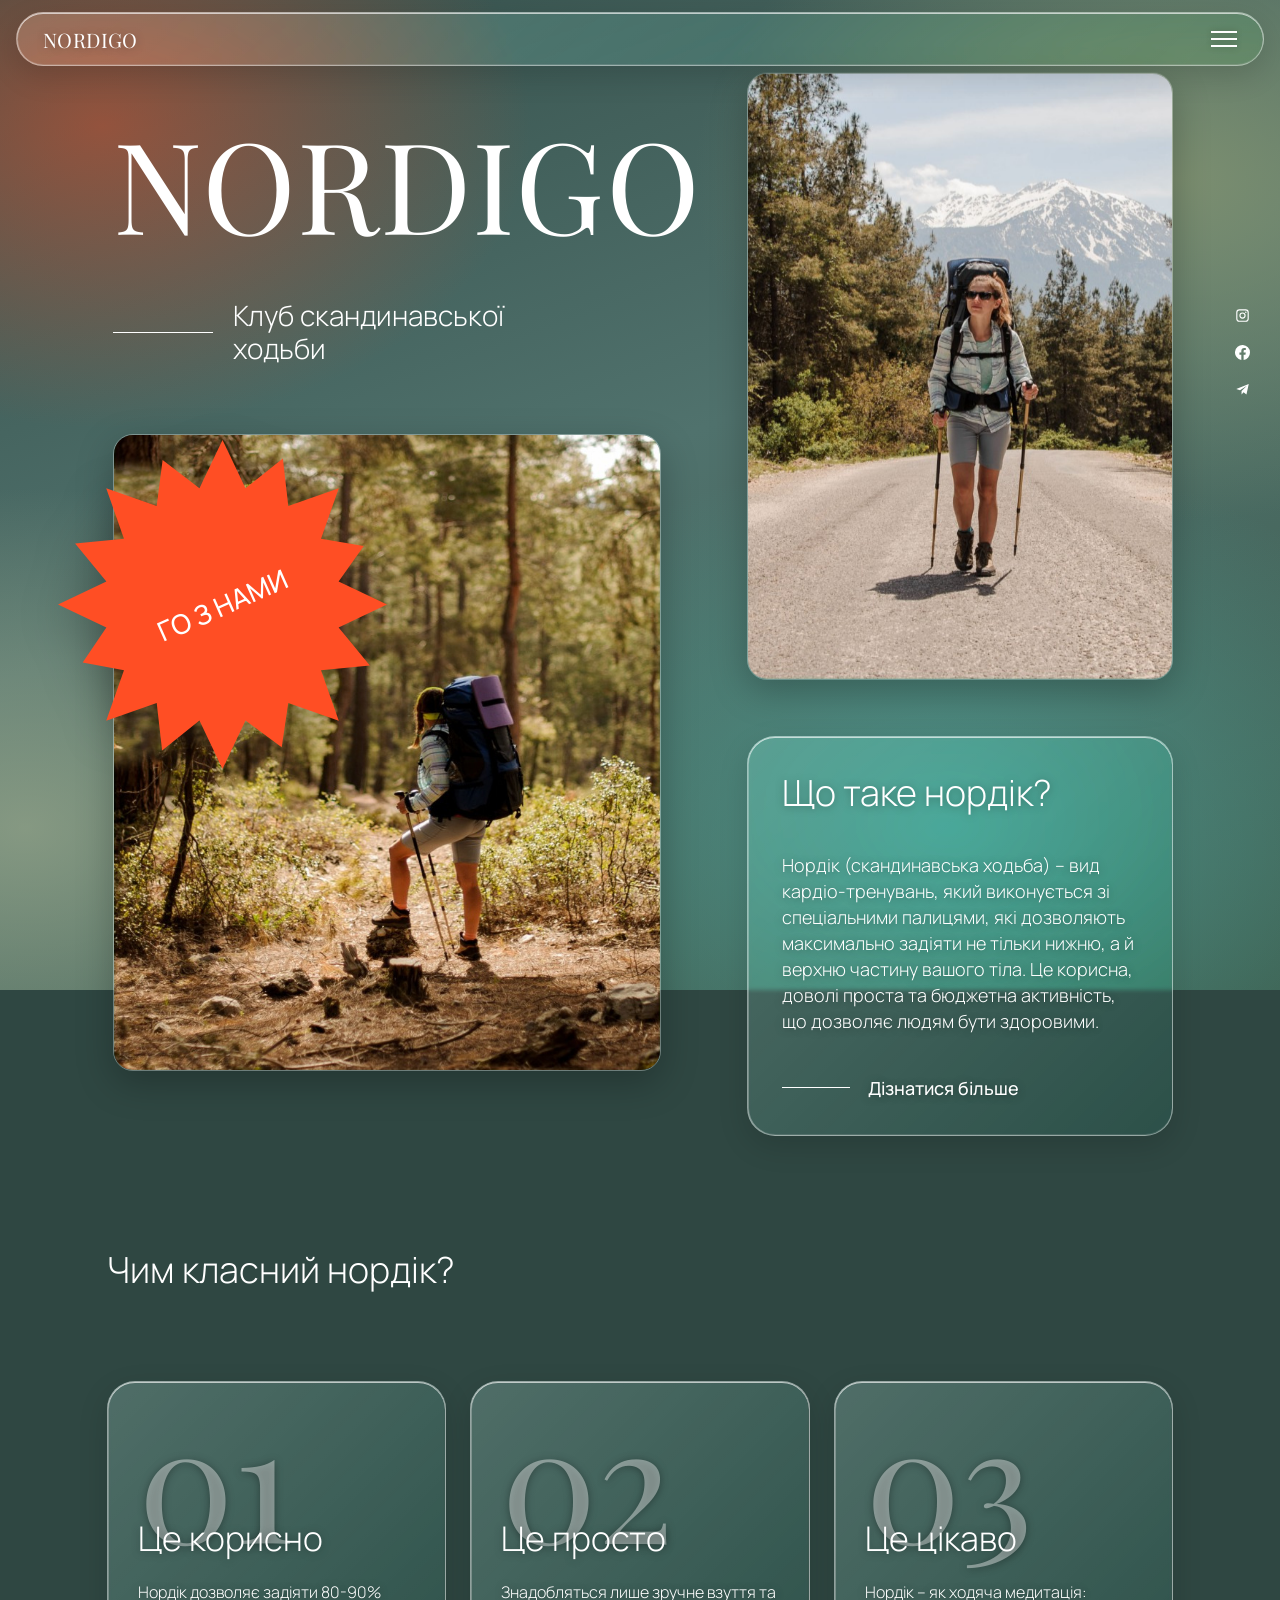
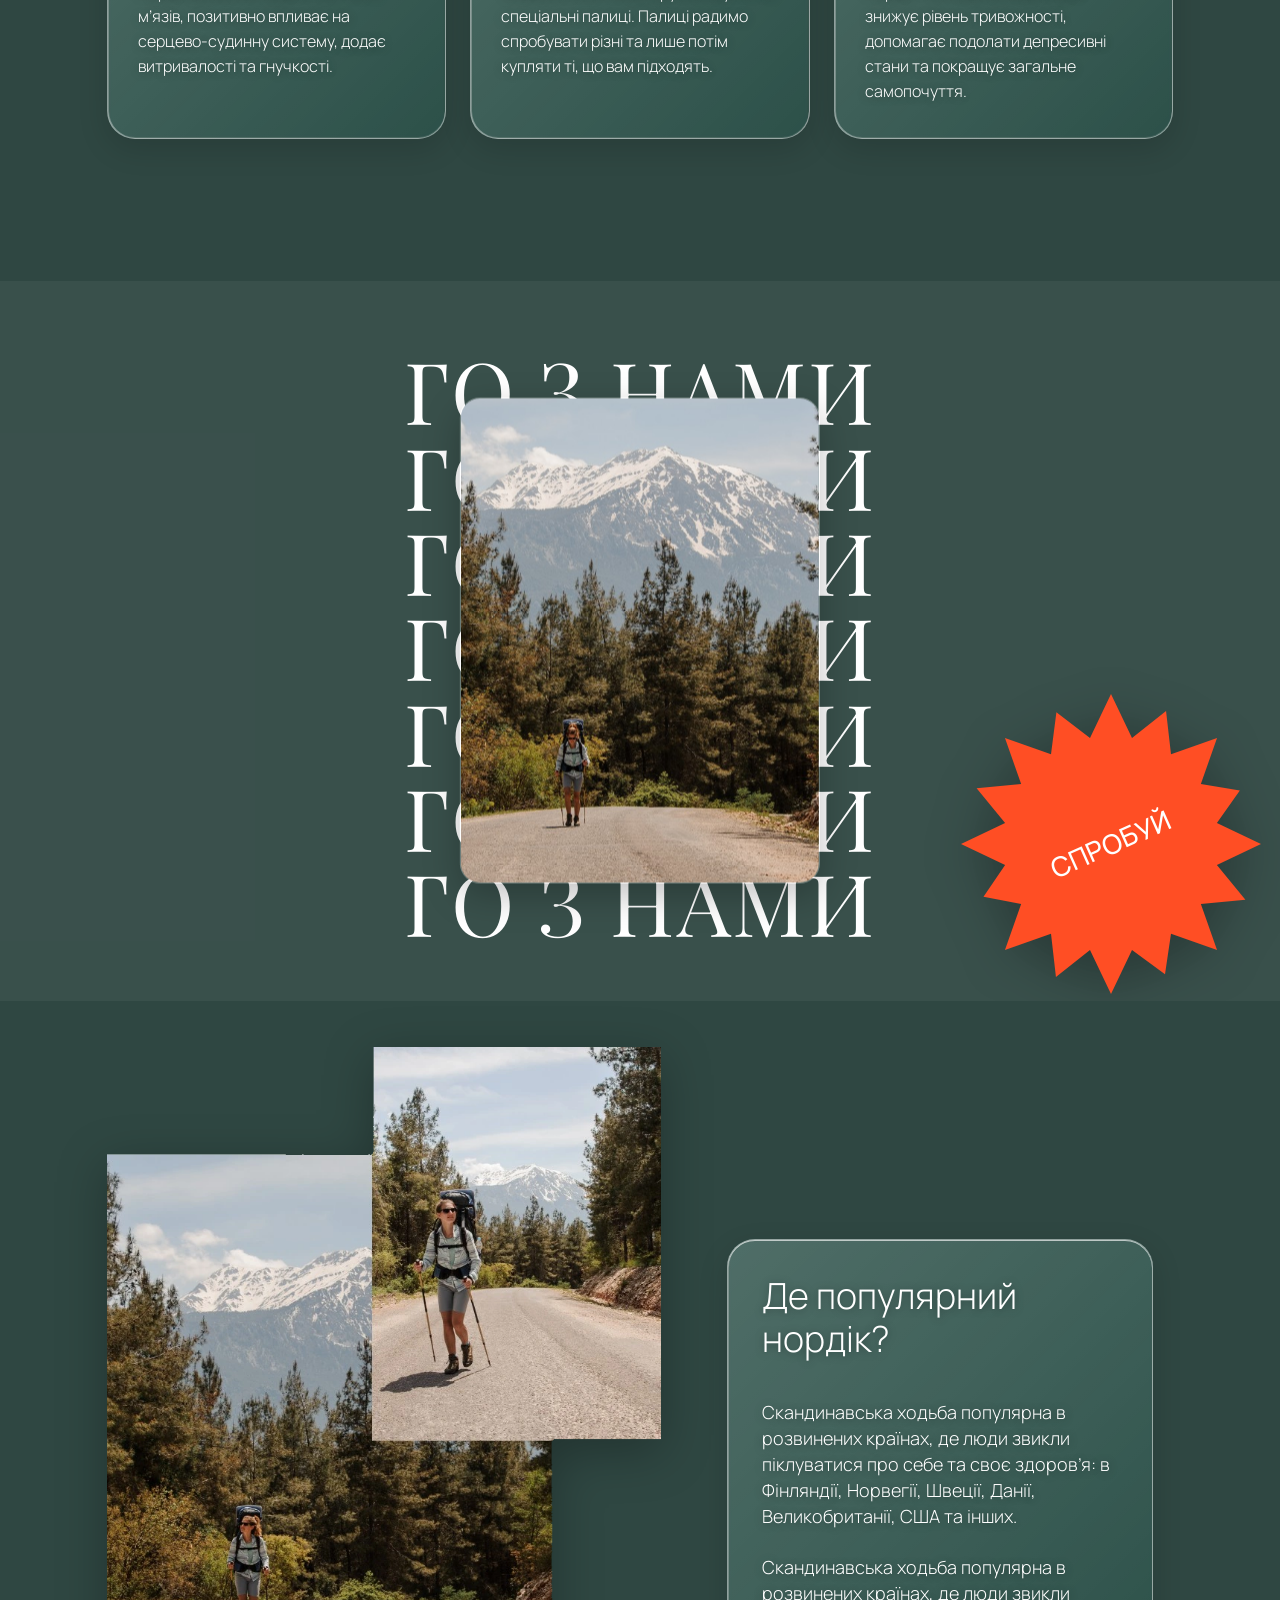
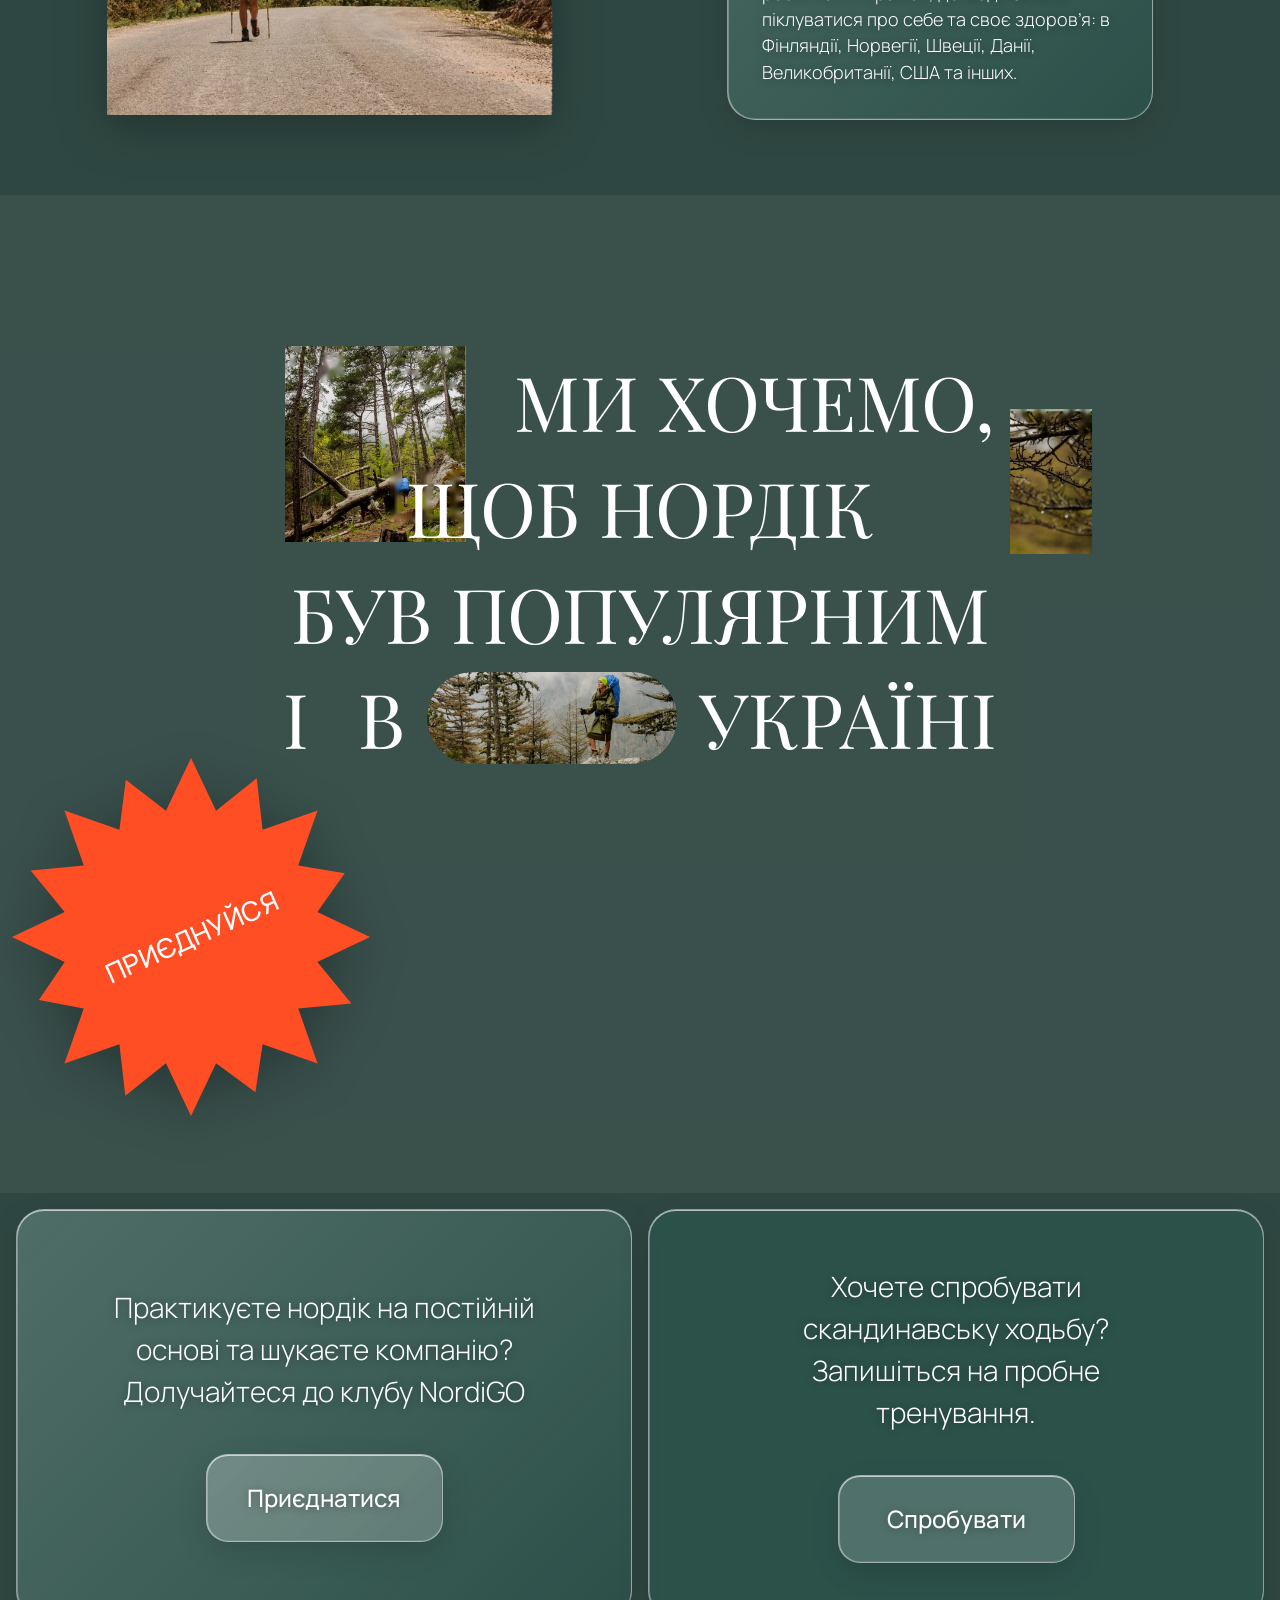
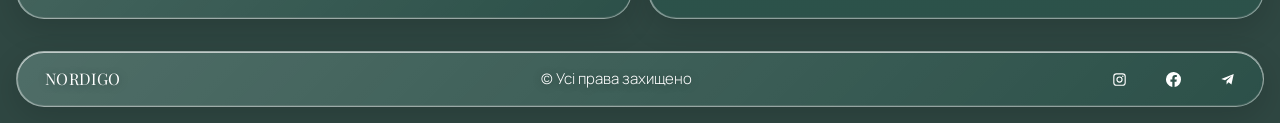
<file: index.html>
<!DOCTYPE html>
<html lang="uk">

<head>
  <meta charset="utf-8">
  <meta name="viewport" content="width=device-width, initial-scale=1">
  <title>NordiGO — клуб скандинавської ходьби</title>
  <meta name="description" content="NordiGO — клуб скандинавської ходьби в Україні">
  <link rel="preconnect" href="https://fonts.googleapis.com">
  <link rel="preconnect" href="https://fonts.gstatic.com" crossorigin>
  <link
    href="https://fonts.googleapis.com/css2?family=Manrope:wght@300;400;500;600&family=Playfair+Display:wght@400;500&display=swap"
    rel="stylesheet">
  <!-- Стили: порядок важен — сначала основа, потом блоки, потом страницы -->
  <link rel="stylesheet" href="css/base/variables.css">
  <link rel="stylesheet" href="css/base/reset.css">
  <link rel="stylesheet" href="css/base/layout.css">
  <link rel="stylesheet" href="css/components/header.css">
  <link rel="stylesheet" href="css/components/menu.css">
  <link rel="stylesheet" href="css/components/footer.css">
  <link rel="stylesheet" href="css/components/buttons.css">
  <link rel="stylesheet" href="css/components/star.css">
  <link rel="stylesheet" href="css/components/modal.css">
  <link rel="stylesheet" href="css/pages/home.css">
  <link rel="stylesheet" href="css/pages/what.css">
  <link rel="stylesheet" href="css/pages/join.css">
  <link rel="stylesheet" href="css/pages/blog.css">
  <link rel="stylesheet" href="css/pages/contacts.css">
  <link rel="stylesheet" href="css/pages/about.css">
  <!-- Эффекты: можно убрать эту строку и js/effects.js внизу, если не нужны -->
  <link rel="stylesheet" href="css/components/effects.css">
  <link rel="stylesheet" href="css/components/tilt.css">
  <!-- Стекло: подключается последним, поэтому перекрывает остальные стили -->
  <link rel="stylesheet" href="css/components/glass.css">
  <script>document.documentElement.classList.add("js")</script>
</head>

<body>
  <div class="site">

    <main>
      <!-- 1. HERO -->
      <section class="hero">
        <div class="container hero__inner">
          <div class="hero__left">
            <h1 class="hero__title display">NordiGO</h1>
            <div class="hero__subtitle">
              <span class="hero__line"></span>
              <p>Клуб скандинавської ходьби</p>
            </div>
            <div class="hero__forest">
              <img loading="lazy" src="images/hero-forest.jpg" alt="Туристка з рюкзаком у лісі">
              <a class="star" href="join.html"><span>Го з нами</span></a>
            </div>
          </div>
          <div class="hero__right">
            <img class="hero__road" src="images/hero-road.jpg" alt="Дівчина з палицями на дорозі">
            <div class="hero__about text">
              <h2 class="title">Що таке нордік?</h2>
              <p>Нордік (скандинавська ходьба) – вид кардіо-тренувань, який виконується зі спеціальними палицями, які
                дозволяють максимально задіяти не тільки нижню, а й верхню частину вашого тіла. Це корисна, доволі
                проста та бюджетна активність, що дозволяє людям бути здоровими.</p>
              <a class="more-link" href="what-is-nordic.html">Дізнатися більше</a>
            </div>
          </div>
        </div>
        <div class="side-social">
          <a href="#" aria-label="Instagram"><img src="images/icons/instagram.svg" alt=""></a>
          <a href="#" aria-label="Facebook"><img src="images/icons/facebook.svg" alt=""></a>
          <a href="#" aria-label="Telegram"><img src="images/icons/telegram.svg" alt=""></a>
        </div>
      </section>

      <!-- 2. ЧИМ КЛАСНИЙ НОРДІК -->
      <section class="features">
        <div class="container">
          <h2 class="title">Чим класний нордік?</h2>
          <div class="features__grid">
            <article class="feature">
              <div class="feature__num">01</div>
              <h3 class="feature__title">Це корисно</h3>
              <p>Нордік дозволяє задіяти 80-90% м’язів, позитивно впливає на серцево-судинну систему, додає витривалості
                та гнучкості.</p>
            </article>
            <article class="feature">
              <div class="feature__num">02</div>
              <h3 class="feature__title">Це просто</h3>
              <p>Знадобляться лише зручне взуття та спеціальні палиці. Палиці радимо спробувати різні та лише потім
                купляти ті, що вам підходять.</p>
            </article>
            <article class="feature">
              <div class="feature__num">03</div>
              <h3 class="feature__title">Це цікаво</h3>
              <p>Нордік – як ходяча медитація: знижує рівень тривожності, допомагає подолати депресивні стани та
                покращує загальне самопочуття.</p>
            </article>
          </div>
        </div>
      </section>

      <!-- 3. ГО З НАМИ -->
      <section class="go bg-sage">
        <div class="go__rows display" aria-label="Го з нами">
          <span>Го з нами</span><span aria-hidden="true">Го з нами</span><span aria-hidden="true">Го з нами</span>
          <span aria-hidden="true">Го з нами</span><span aria-hidden="true">Го з нами</span><span aria-hidden="true">Го
            з нами</span>
          <span aria-hidden="true">Го з нами</span>
        </div>
        <img loading="lazy" class="go__photo" src="images/mountain.jpg" alt="Гори та сосни, вдалині — мандрівниця">
        <a class="star" href="#" data-open-form><span>Спробуй</span></a>
      </section>

      <!-- 4. ДЕ ПОПУЛЯРНИЙ НОРДІК -->
      <section class="popular">
        <div class="container popular__inner">
          <img loading="lazy" class="popular__collage" src="images/popular.webp" alt="Мандрівниця на гірській дорозі">
          <div class="popular__text text">
            <h2 class="title">Де популярний нордік?</h2>
            <p>Скандинавська ходьба популярна в розвинених країнах, де люди звикли піклуватися про себе та своє
              здоров’я: в Фінляндії, Норвегії, Швеції, Данії, Великобританії, США та інших.</p>
            <p>Скандинавська ходьба популярна в розвинених країнах, де люди звикли піклуватися про себе та своє
              здоров’я: в Фінляндії, Норвегії, Швеції, Данії, Великобританії, США та інших.</p>
          </div>
        </div>
      </section>

      <!-- 5. МИ ХОЧЕМО... -->
      <section class="manifest bg-sage">
        <h2 class="manifest__text display">
          <img loading="lazy" class="manifest__tree" src="images/forest-trees.jpg" alt="">
          <img loading="lazy" class="manifest__branch" src="images/branch.jpg" alt="">
          <span class="row-1">Ми хочемо,</span>
          <span>щоб нордік</span>
          <span>був популярним</span>
          <span class="manifest__row-4"><span class="gap">і</span><span>в</span><img loading="lazy"
              src="images/misty-strip.jpg" alt=""> Україні</span>
        </h2>
        <a class="star" href="join.html"><span>Приєднуйся</span></a>
      </section>

      <!-- 6. ДВІ КНОПКИ -->
      <section class="cta">
        <div class="cta__col">
          <p>Практикуєте нордік на постійній основі та шукаєте компанію? Долучайтеся до клубу NordiGO</p>
          <a class="btn" href="join.html">Приєднатися</a>
        </div>
        <div class="cta__col bg-teal">
          <p>Хочете спробувати скандинавську ходьбу? Запишіться на пробне тренування.</p>
          <a class="btn" href="#" data-open-form>Спробувати</a>
        </div>
      </section>
    </main>

  </div>

  <script src="js/components.js"></script>
  <script src="js/main.js"></script>
  <script src="js/effects.js"></script>
  <script src="js/tilt.js"></script>
</body>

</html>
</file>
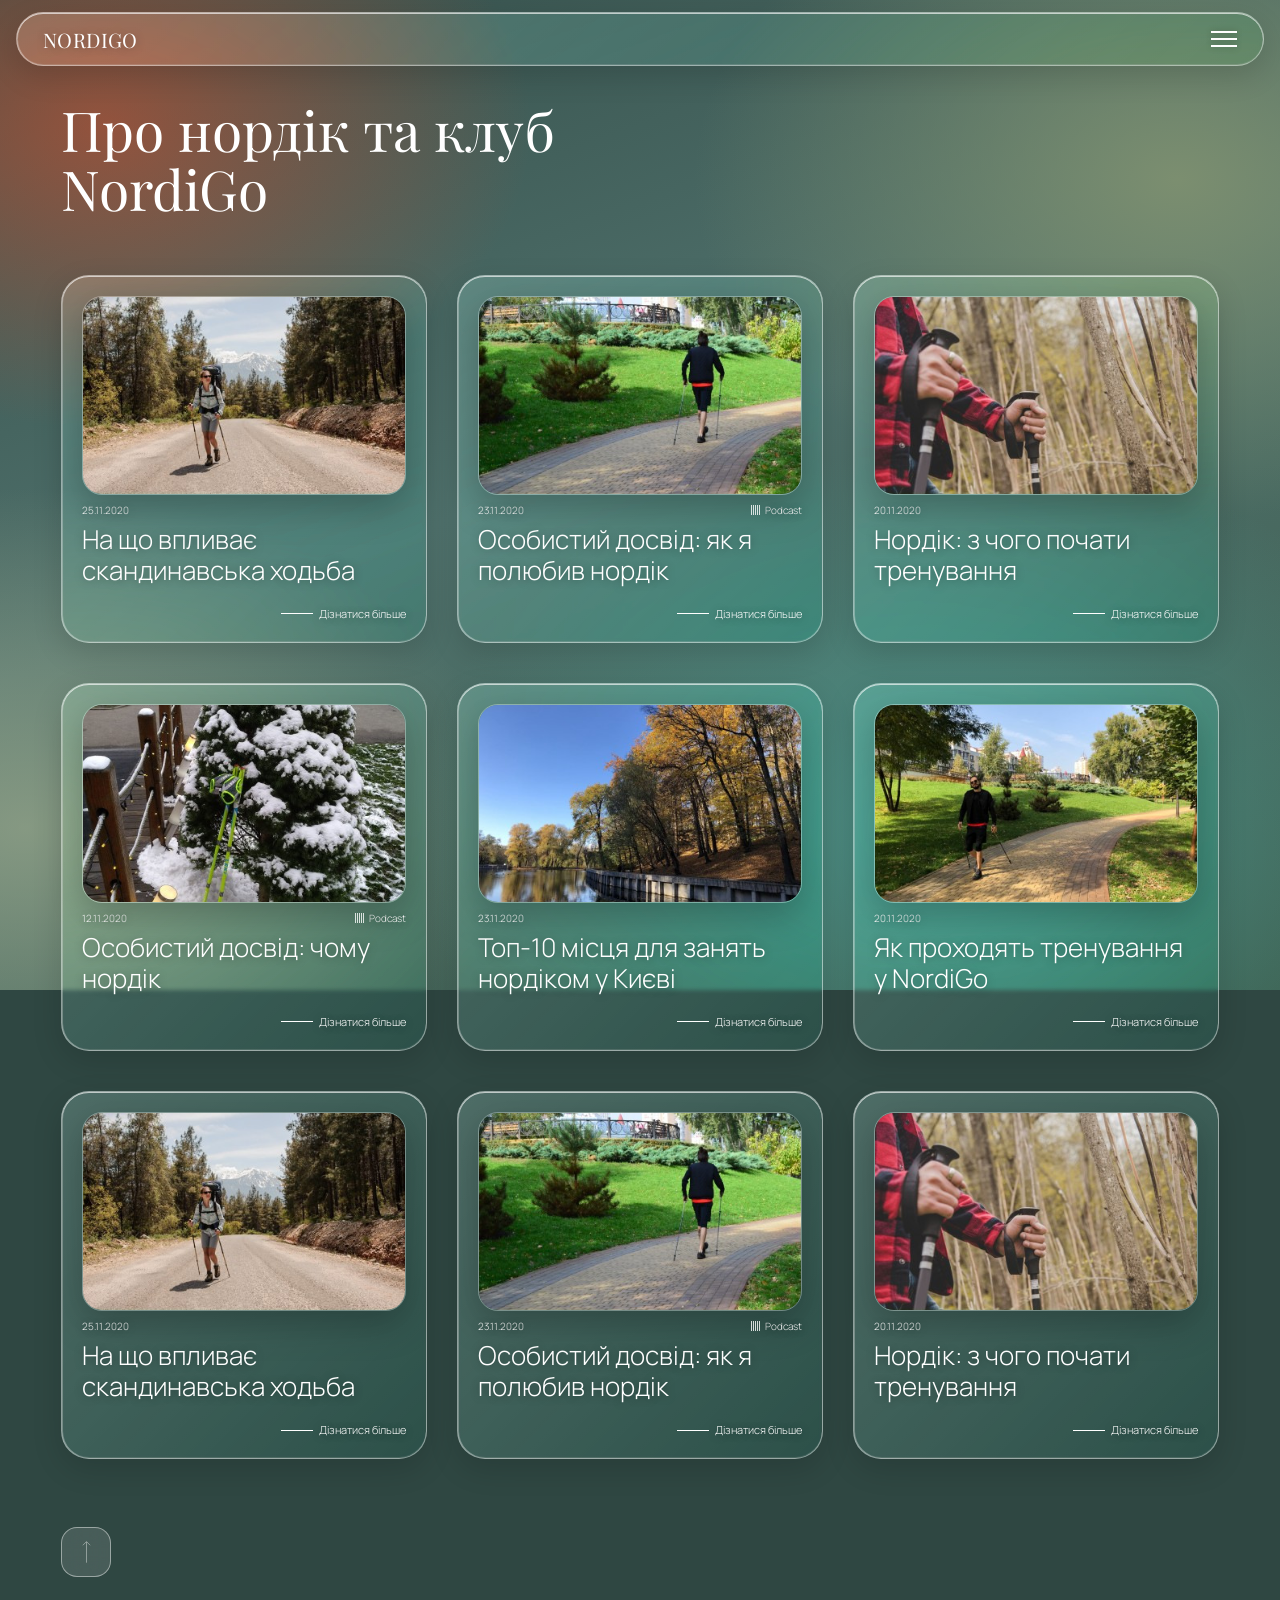
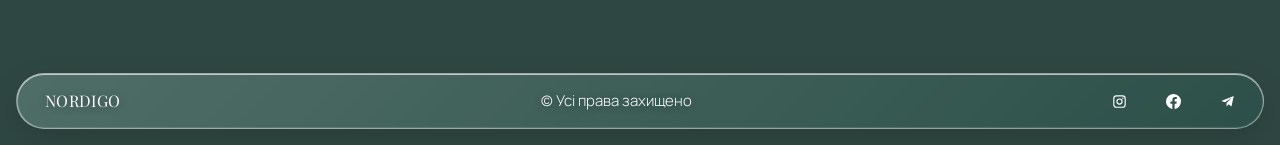
<file: about.html>
<!DOCTYPE html>
<html lang="uk">

<head>
  <meta charset="utf-8">
  <meta name="viewport" content="width=device-width, initial-scale=1">
  <title>Про нордік та клуб NordiGo</title>
  <meta name="description" content="NordiGO — клуб скандинавської ходьби в Україні">
  <link rel="preconnect" href="https://fonts.googleapis.com">
  <link rel="preconnect" href="https://fonts.gstatic.com" crossorigin>
  <link
    href="https://fonts.googleapis.com/css2?family=Manrope:wght@300;400;500;600&family=Playfair+Display:wght@400;500&display=swap"
    rel="stylesheet">
  <!-- Стили: порядок важен — сначала основа, потом блоки, потом страницы -->
  <link rel="stylesheet" href="css/base/variables.css">
  <link rel="stylesheet" href="css/base/reset.css">
  <link rel="stylesheet" href="css/base/layout.css">
  <link rel="stylesheet" href="css/components/header.css">
  <link rel="stylesheet" href="css/components/menu.css">
  <link rel="stylesheet" href="css/components/footer.css">
  <link rel="stylesheet" href="css/components/buttons.css">
  <link rel="stylesheet" href="css/components/star.css">
  <link rel="stylesheet" href="css/components/modal.css">
  <link rel="stylesheet" href="css/pages/home.css">
  <link rel="stylesheet" href="css/pages/what.css">
  <link rel="stylesheet" href="css/pages/join.css">
  <link rel="stylesheet" href="css/pages/blog.css">
  <link rel="stylesheet" href="css/pages/contacts.css">
  <link rel="stylesheet" href="css/pages/about.css">
  <!-- Эффекты: можно убрать эту строку и js/effects.js внизу, если не нужны -->
  <link rel="stylesheet" href="css/components/effects.css">
  <link rel="stylesheet" href="css/components/tilt.css">
  <!-- Стекло: подключается последним, поэтому перекрывает остальные стили -->
  <link rel="stylesheet" href="css/components/glass.css">
  <script>document.documentElement.classList.add("js")</script>
</head>

<body>
  <div class="site">

    <main class="about">
      <div class="about__inner">
        <h1 class="about__title display">Про нордік та клуб NordiGo</h1>
        <div class="about__grid">
          <article class="about-card">
            <img loading="lazy" src="images/about-1.jpg" alt="">
            <div class="about-card__meta"><span>25.11.2020</span><span></span></div>
            <h2>На що впливає скандинавська ходьба</h2>
            <a class="more-link" href="blog.html">Дізнатися більше</a>
          </article>
          <article class="about-card">
            <img loading="lazy" src="images/about-2.jpg" alt="">
            <div class="about-card__meta"><span>23.11.2020</span><span class="about-card__podcast"><i></i>Podcast</span>
            </div>
            <h2>Особистий досвід: як я полюбив нордік</h2>
            <a class="more-link" href="blog.html">Дізнатися більше</a>
          </article>
          <article class="about-card">
            <img loading="lazy" src="images/about-3.jpg" alt="">
            <div class="about-card__meta"><span>20.11.2020</span><span></span></div>
            <h2>Нордік: з чого почати тренування</h2>
            <a class="more-link" href="blog.html">Дізнатися більше</a>
          </article>
          <article class="about-card">
            <img loading="lazy" src="images/about-4.jpg" alt="">
            <div class="about-card__meta"><span>12.11.2020</span><span class="about-card__podcast"><i></i>Podcast</span>
            </div>
            <h2>Особистий досвід: чому нордік</h2>
            <a class="more-link" href="blog.html">Дізнатися більше</a>
          </article>
          <article class="about-card">
            <img loading="lazy" src="images/about-5.jpg" alt="">
            <div class="about-card__meta"><span>23.11.2020</span><span></span></div>
            <h2>Топ-10 місця для занять нордіком у Києві</h2>
            <a class="more-link" href="blog.html">Дізнатися більше</a>
          </article>
          <article class="about-card">
            <img loading="lazy" src="images/about-6.jpg" alt="">
            <div class="about-card__meta"><span>20.11.2020</span><span></span></div>
            <h2>Як проходять тренування у NordiGo</h2>
            <a class="more-link" href="blog.html">Дізнатися більше</a>
          </article>
          <article class="about-card">
            <img loading="lazy" src="images/about-1.jpg" alt="">
            <div class="about-card__meta"><span>25.11.2020</span><span></span></div>
            <h2>На що впливає скандинавська ходьба</h2>
            <a class="more-link" href="blog.html">Дізнатися більше</a>
          </article>
          <article class="about-card">
            <img loading="lazy" src="images/about-2.jpg" alt="">
            <div class="about-card__meta"><span>23.11.2020</span><span class="about-card__podcast"><i></i>Podcast</span>
            </div>
            <h2>Особистий досвід: як я полюбив нордік</h2>
            <a class="more-link" href="blog.html">Дізнатися більше</a>
          </article>
          <article class="about-card">
            <img loading="lazy" src="images/about-3.jpg" alt="">
            <div class="about-card__meta"><span>20.11.2020</span><span></span></div>
            <h2>Нордік: з чого почати тренування</h2>
            <a class="more-link" href="blog.html">Дізнатися більше</a>
          </article>
        </div>
        <a class="to-top about__top" href="#" aria-label="Наверх"><img src="images/icons/arrow-up.svg" alt=""></a>
      </div>
    </main>

  </div>

  <script src="js/components.js"></script>
  <script src="js/main.js"></script>
  <script src="js/effects.js"></script>
  <script src="js/tilt.js"></script>
</body>

</html>
</file>
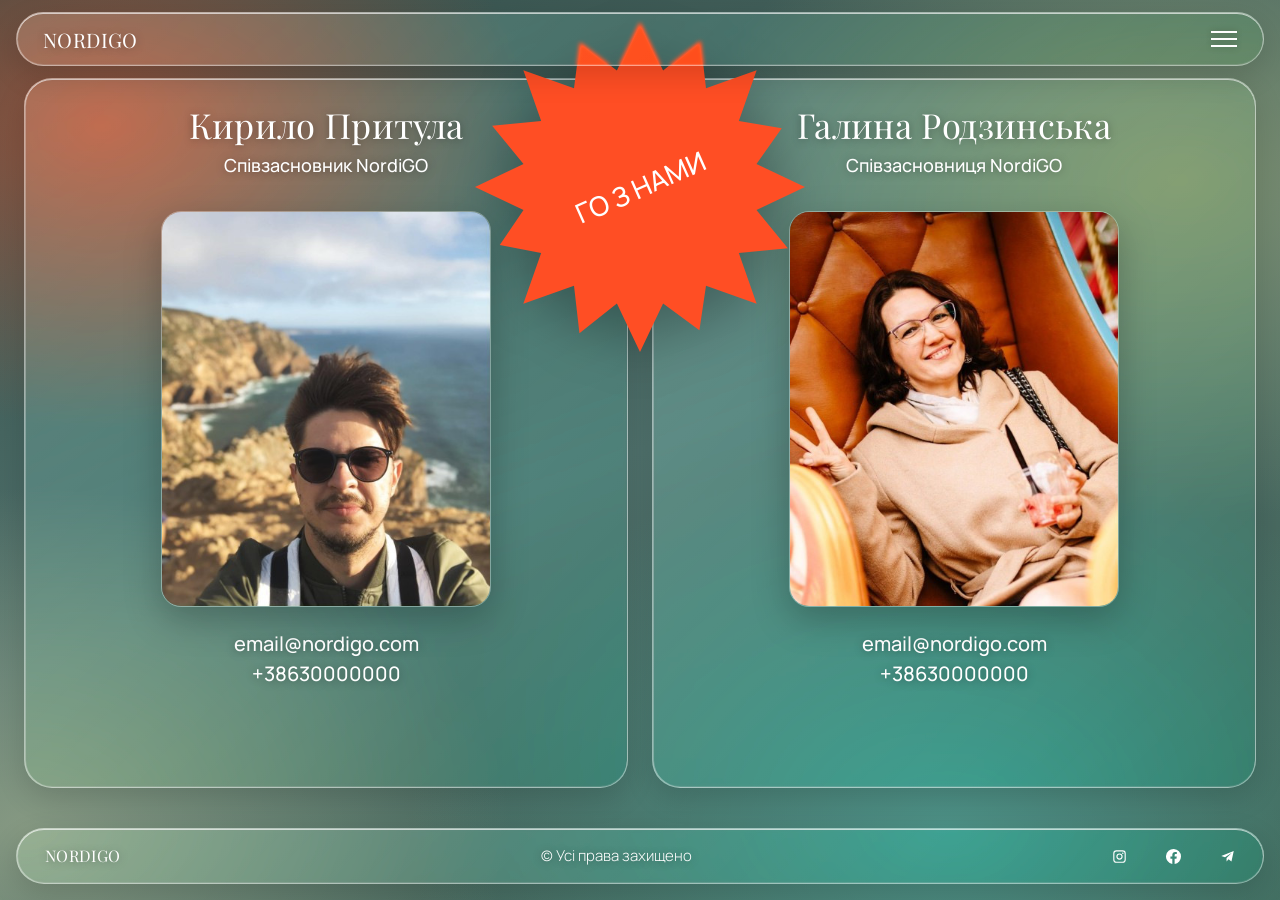
<file: contacts.html>
<!DOCTYPE html>
<html lang="uk">

<head>
  <meta charset="utf-8">
  <meta name="viewport" content="width=device-width, initial-scale=1">
  <title>Контакти — NordiGO</title>
  <meta name="description" content="NordiGO — клуб скандинавської ходьби в Україні">
  <link rel="preconnect" href="https://fonts.googleapis.com">
  <link rel="preconnect" href="https://fonts.gstatic.com" crossorigin>
  <link
    href="https://fonts.googleapis.com/css2?family=Manrope:wght@300;400;500;600&family=Playfair+Display:wght@400;500&display=swap"
    rel="stylesheet">
  <!-- Стили: порядок важен — сначала основа, потом блоки, потом страницы -->
  <link rel="stylesheet" href="css/base/variables.css">
  <link rel="stylesheet" href="css/base/reset.css">
  <link rel="stylesheet" href="css/base/layout.css">
  <link rel="stylesheet" href="css/components/header.css">
  <link rel="stylesheet" href="css/components/menu.css">
  <link rel="stylesheet" href="css/components/footer.css">
  <link rel="stylesheet" href="css/components/buttons.css">
  <link rel="stylesheet" href="css/components/star.css">
  <link rel="stylesheet" href="css/components/modal.css">
  <link rel="stylesheet" href="css/pages/home.css">
  <link rel="stylesheet" href="css/pages/what.css">
  <link rel="stylesheet" href="css/pages/join.css">
  <link rel="stylesheet" href="css/pages/blog.css">
  <link rel="stylesheet" href="css/pages/contacts.css">
  <link rel="stylesheet" href="css/pages/about.css">
  <!-- Эффекты: можно убрать эту строку и js/effects.js внизу, если не нужны -->
  <link rel="stylesheet" href="css/components/effects.css">
  <link rel="stylesheet" href="css/components/tilt.css">
  <!-- Стекло: подключается последним, поэтому перекрывает остальные стили -->
  <link rel="stylesheet" href="css/components/glass.css">
  <script>document.documentElement.classList.add("js")</script>
</head>

<body class="page-contacts">
  <div class="site">

    <main class="contacts">
      <article class="person">
        <h1 class="person__name display">Кирило Притула</h1>
        <p class="person__role">Співзасновник NordiGO</p>
        <img loading="lazy" class="person__photo" src="images/team-kyrylo.jpg" alt="Кирило Притула">
        <a href="mailto:email@nordigo.com">email@nordigo.com</a>
        <a href="tel:+38630000000">+38630000000</a>
      </article>
      <article class="person">
        <h1 class="person__name display">Галина Родзинська</h1>
        <p class="person__role">Співзасновниця NordiGO</p>
        <img loading="lazy" class="person__photo" src="images/team-halyna.jpg" alt="Галина Родзинська">
        <a href="mailto:email@nordigo.com">email@nordigo.com</a>
        <a href="tel:+38630000000">+38630000000</a>
      </article>
      <a class="star" href="#" data-open-form><span>Го з нами</span></a>
    </main>

  </div>

  <script src="js/components.js"></script>
  <script src="js/main.js"></script>
  <script src="js/effects.js"></script>
  <script src="js/tilt.js"></script>
</body>

</html>
</file>
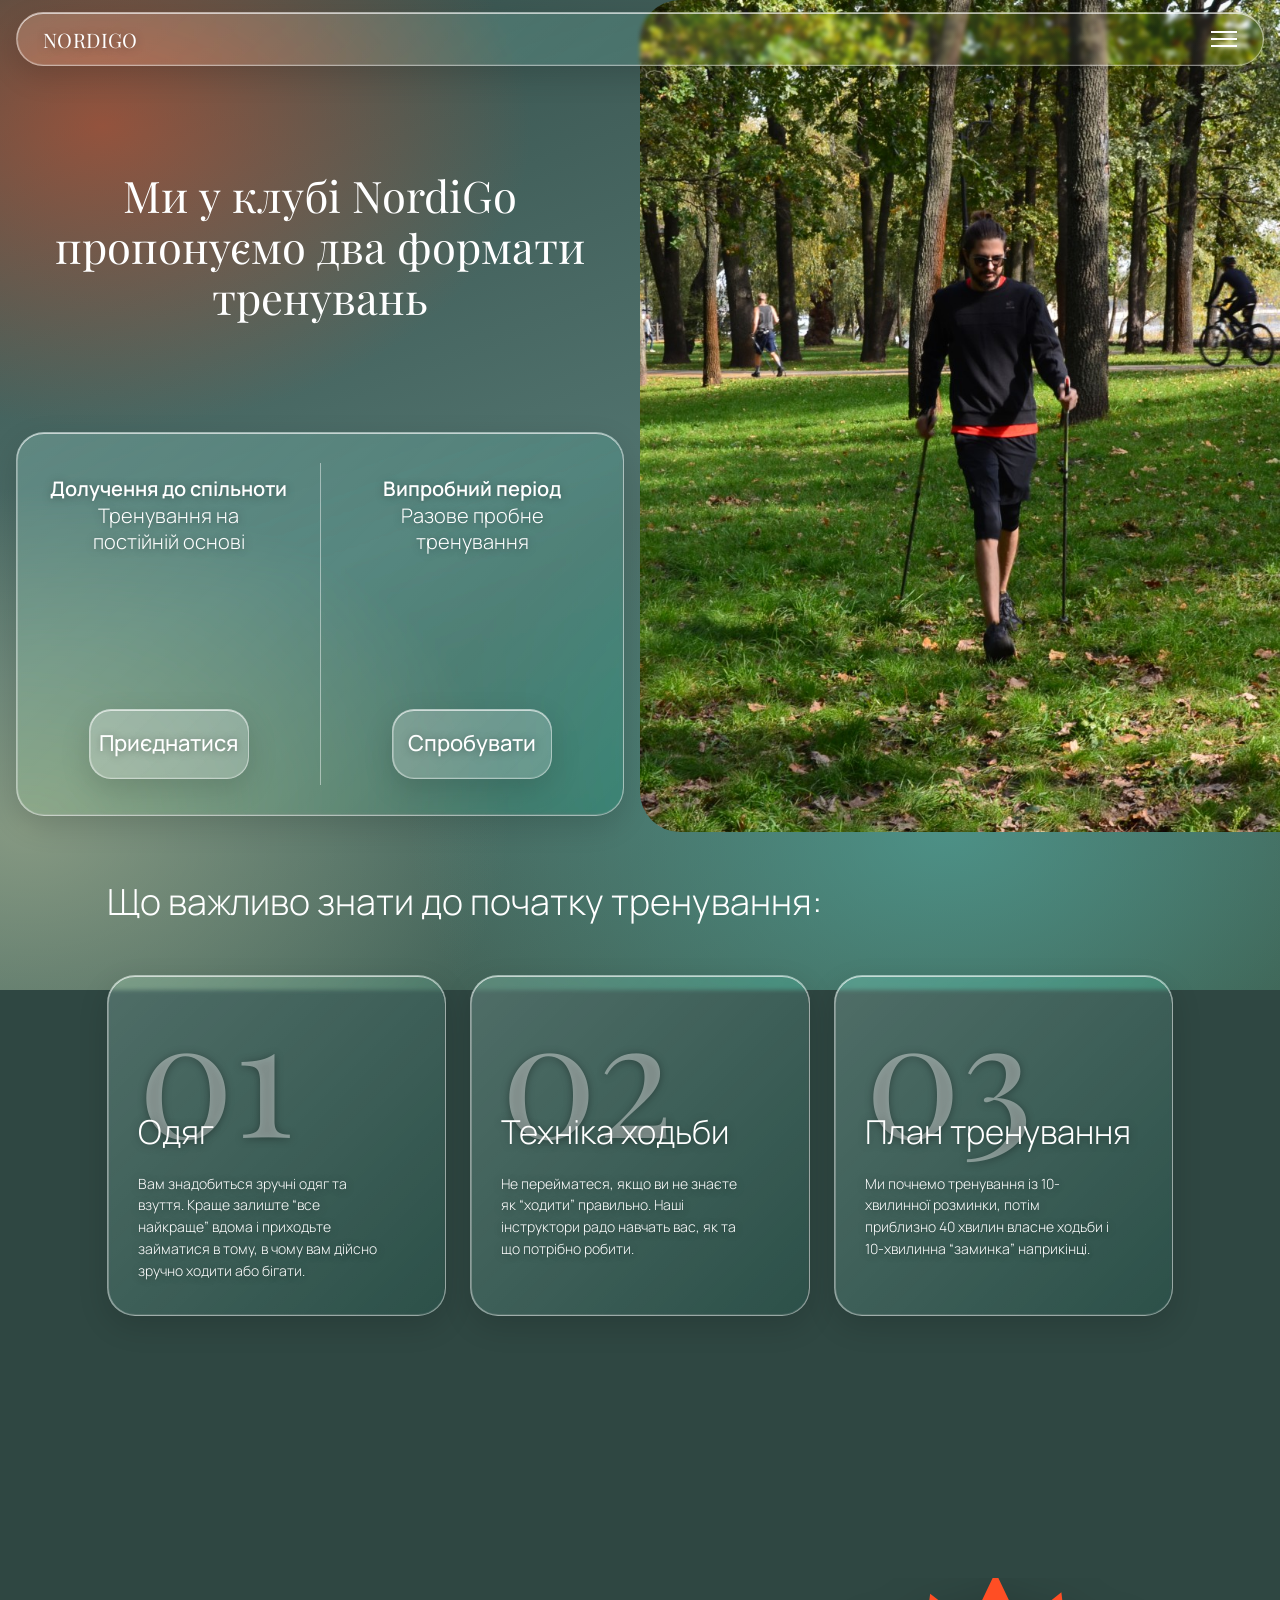
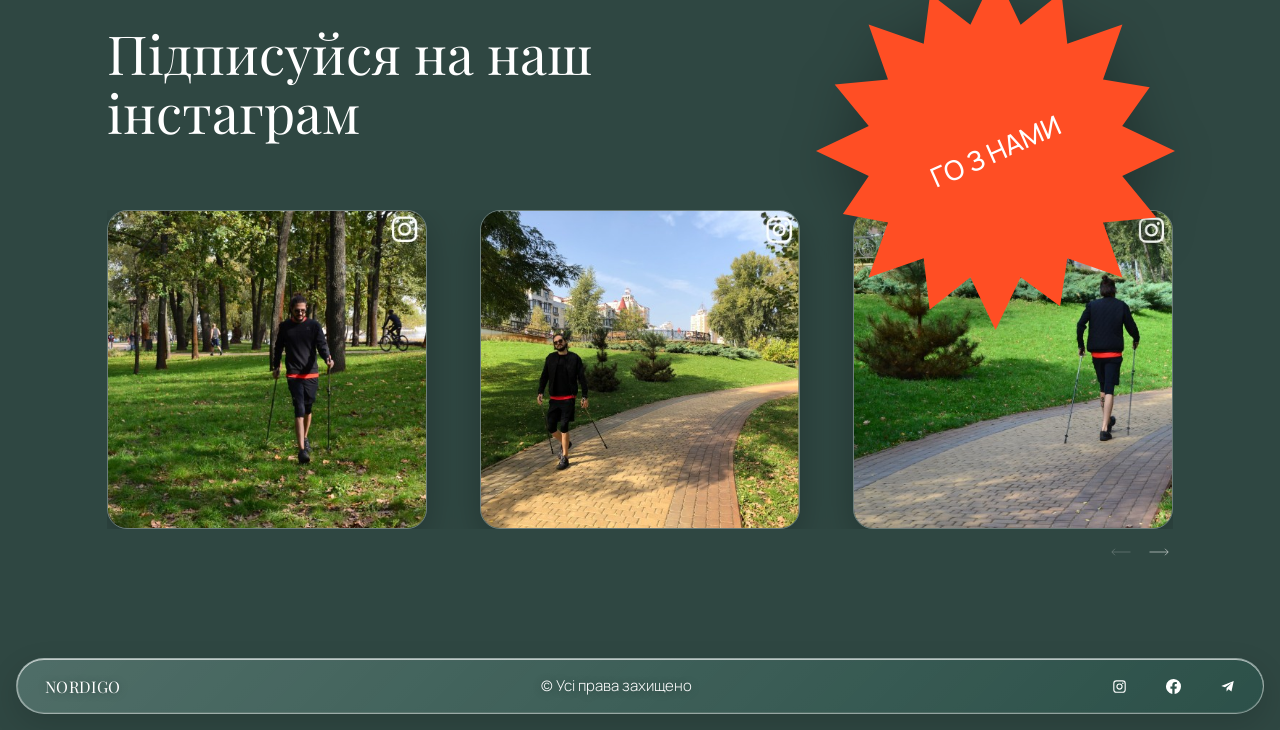
<file: join.html>
<!DOCTYPE html>
<html lang="uk">

<head>
  <meta charset="utf-8">
  <meta name="viewport" content="width=device-width, initial-scale=1">
  <title>Як приєднатися — NordiGO</title>
  <meta name="description" content="NordiGO — клуб скандинавської ходьби в Україні">
  <link rel="preconnect" href="https://fonts.googleapis.com">
  <link rel="preconnect" href="https://fonts.gstatic.com" crossorigin>
  <link
    href="https://fonts.googleapis.com/css2?family=Manrope:wght@300;400;500;600&family=Playfair+Display:wght@400;500&display=swap"
    rel="stylesheet">
  <!-- Стили: порядок важен — сначала основа, потом блоки, потом страницы -->
  <link rel="stylesheet" href="css/base/variables.css">
  <link rel="stylesheet" href="css/base/reset.css">
  <link rel="stylesheet" href="css/base/layout.css">
  <link rel="stylesheet" href="css/components/header.css">
  <link rel="stylesheet" href="css/components/menu.css">
  <link rel="stylesheet" href="css/components/footer.css">
  <link rel="stylesheet" href="css/components/buttons.css">
  <link rel="stylesheet" href="css/components/star.css">
  <link rel="stylesheet" href="css/components/modal.css">
  <link rel="stylesheet" href="css/pages/home.css">
  <link rel="stylesheet" href="css/pages/what.css">
  <link rel="stylesheet" href="css/pages/join.css">
  <link rel="stylesheet" href="css/pages/blog.css">
  <link rel="stylesheet" href="css/pages/contacts.css">
  <link rel="stylesheet" href="css/pages/about.css">
  <!-- Эффекты: можно убрать эту строку и js/effects.js внизу, если не нужны -->
  <link rel="stylesheet" href="css/components/effects.css">
  <link rel="stylesheet" href="css/components/tilt.css">
  <!-- Стекло: подключается последним, поэтому перекрывает остальные стили -->
  <link rel="stylesheet" href="css/components/glass.css">
  <script>document.documentElement.classList.add("js")</script>
</head>

<body>
  <div class="site">

    <main>
      <section class="join-top">
        <div class="join-top__left">
          <div class="join-top__intro">
            <h1 class="join-top__title display">Ми у клубі NordiGo пропонуємо два формати тренувань</h1>
          </div>
          <div class="join-top__formats bg-teal">
            <div class="format">
              <div><b>Долучення до спільноти</b>
                <p>Тренування на постійній основі</p>
              </div>
              <a class="btn" href="contacts.html">Приєднатися</a>
            </div>
            <div class="format">
              <div><b>Випробний період</b>
                <p>Разове пробне тренування</p>
              </div>
              <a class="btn" href="#" data-open-form>Спробувати</a>
            </div>
          </div>
        </div>
        <img loading="lazy" class="join-top__photo" src="images/club-hero.jpg" alt="Тренер з палицями в парку">
      </section>

      <section class="know">
        <div class="container features">
          <h2 class="title">Що важливо знати до початку тренування:</h2>
          <div class="features__grid">
            <article class="feature">
              <div class="feature__num">01</div>
              <h3 class="feature__title">Одяг</h3>
              <p>Вам знадобиться зручні одяг та взуття. Краще залиште “все найкраще” вдома і приходьте займатися в тому,
                в чому вам дійсно зручно ходити або бігати.</p>
            </article>
            <article class="feature">
              <div class="feature__num">02</div>
              <h3 class="feature__title">Техніка ходьби</h3>
              <p>Не перейматеся, якщо ви не знаєте як “ходити” правильно. Наші інструктори радо навчать вас, як та що
                потрібно робити.</p>
            </article>
            <article class="feature">
              <div class="feature__num">03</div>
              <h3 class="feature__title">План тренування</h3>
              <p>Ми почнемо тренування із 10-хвилинної розминки, потім приблизно 40 хвилин власне ходьби і 10-хвилинна
                “заминка” наприкінці.</p>
            </article>
          </div>
        </div>
      </section>

      <section class="insta">
        <div class="container">
          <h2 class="insta__title display">Підписуйся на наш інстаграм</h2>
          <a class="star" href="join.html"><span>Го з нами</span></a>
          <div class="carousel">
            <div class="carousel__track">
              <a class="carousel__item" href="#"><img src="images/insta-1.jpg" alt="Фото з Instagram"></a>
              <a class="carousel__item" href="#"><img src="images/insta-2.jpg" alt="Фото з Instagram"></a>
              <a class="carousel__item" href="#"><img src="images/insta-3.jpg" alt="Фото з Instagram"></a>
              <a class="carousel__item" href="#"><img src="images/insta-1.jpg" alt="Фото з Instagram"></a>
              <a class="carousel__item" href="#"><img src="images/insta-2.jpg" alt="Фото з Instagram"></a>
              <a class="carousel__item" href="#"><img src="images/insta-3.jpg" alt="Фото з Instagram"></a>
            </div>
          </div>
          <div class="carousel__controls">
            <button class="carousel__btn carousel__btn--prev" aria-label="Назад"><img src="images/icons/arrow-left.svg"
                alt=""></button>
            <button class="carousel__btn carousel__btn--next" aria-label="Вперед"><img
                src="images/icons/arrow-right.svg" alt=""></button>
          </div>
        </div>
      </section>
    </main>

  </div>

  <script src="js/components.js"></script>
  <script src="js/main.js"></script>
  <script src="js/effects.js"></script>
  <script src="js/tilt.js"></script>
  <script src="js/carousel.js"></script>
</body>

</html>
</file>
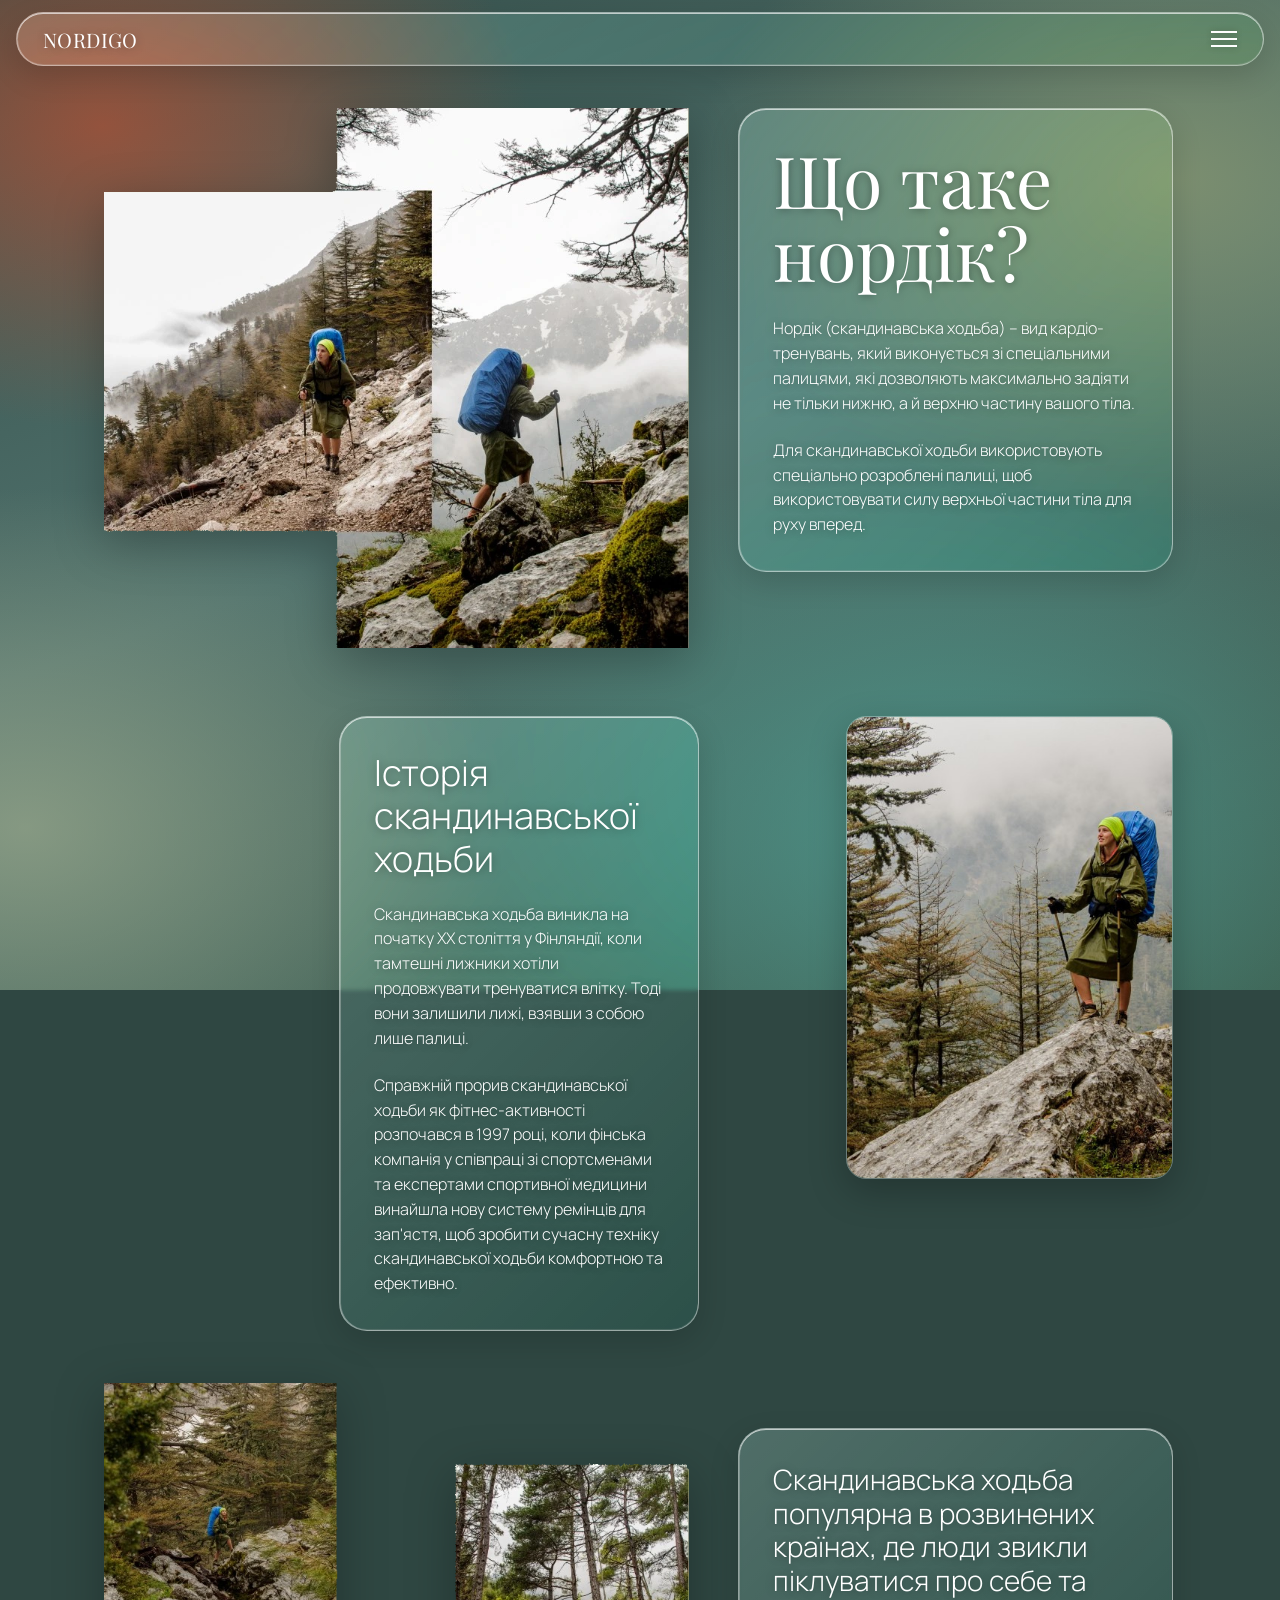
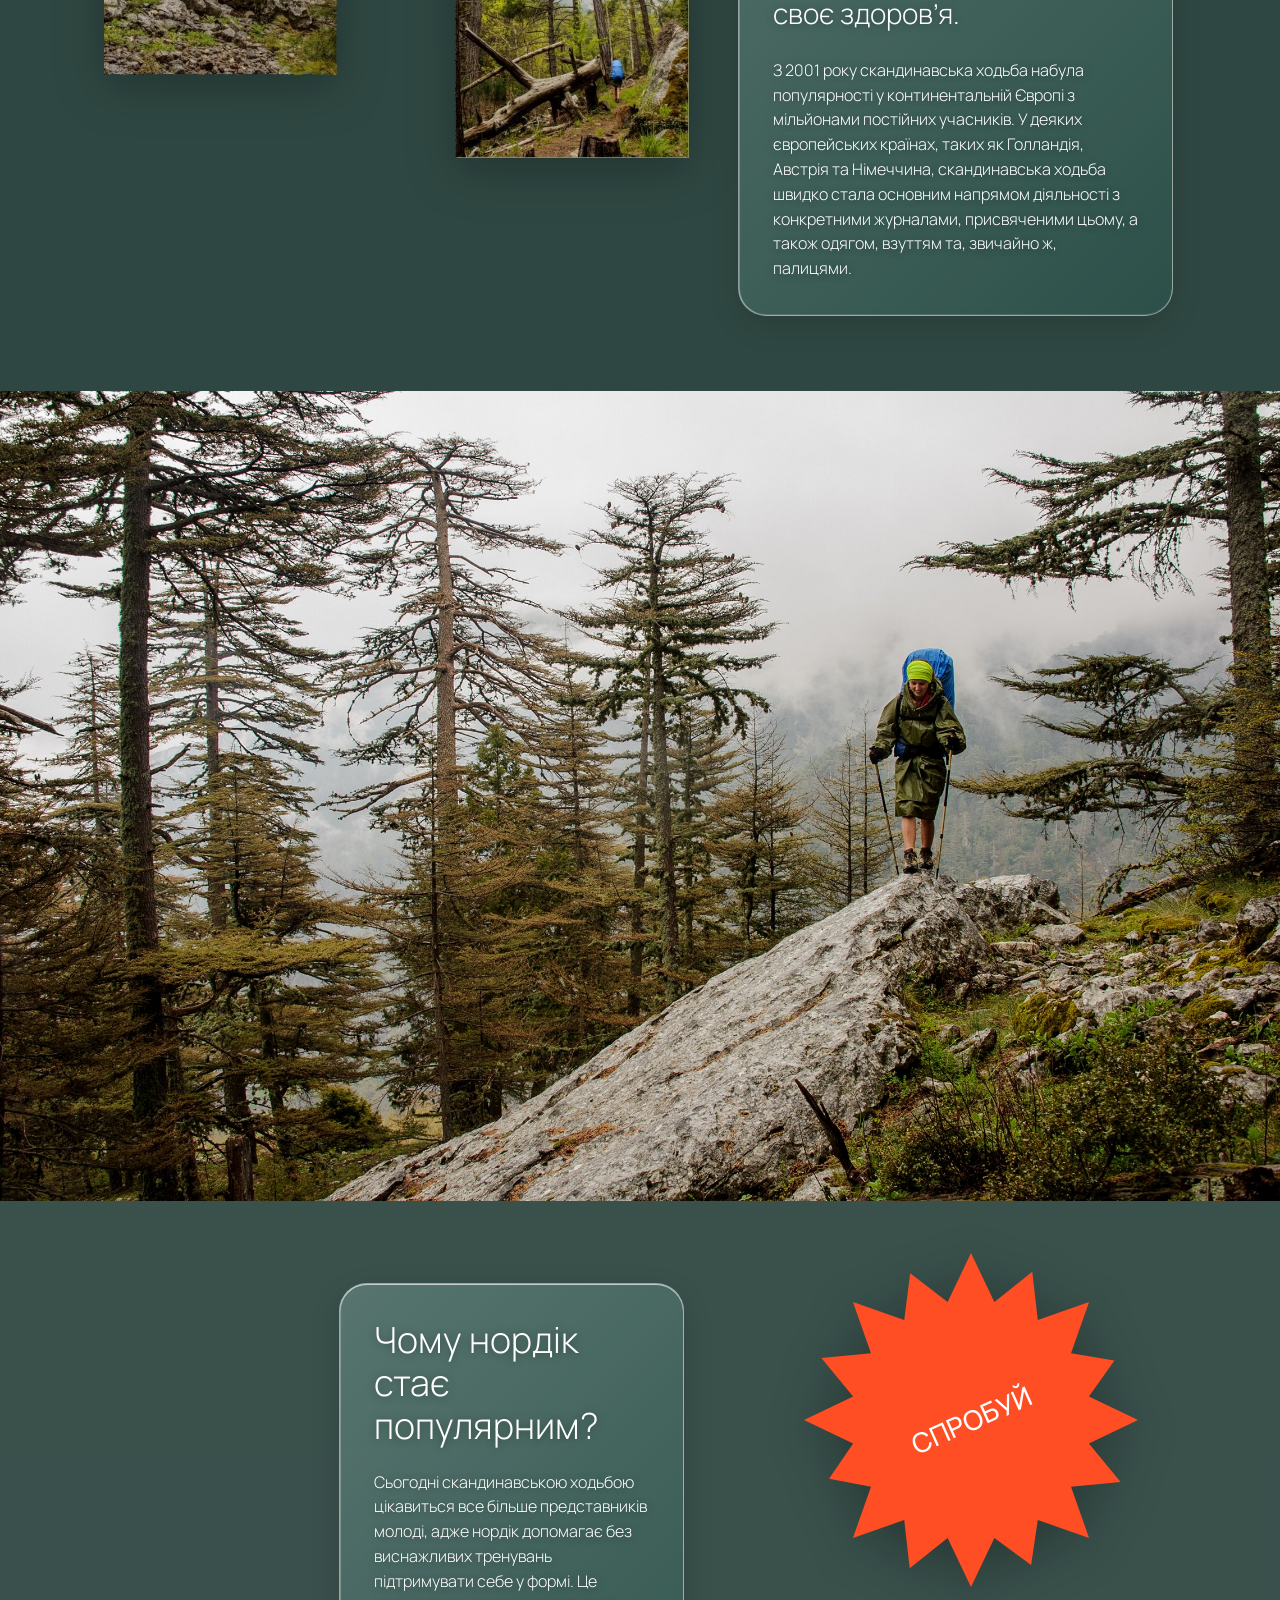
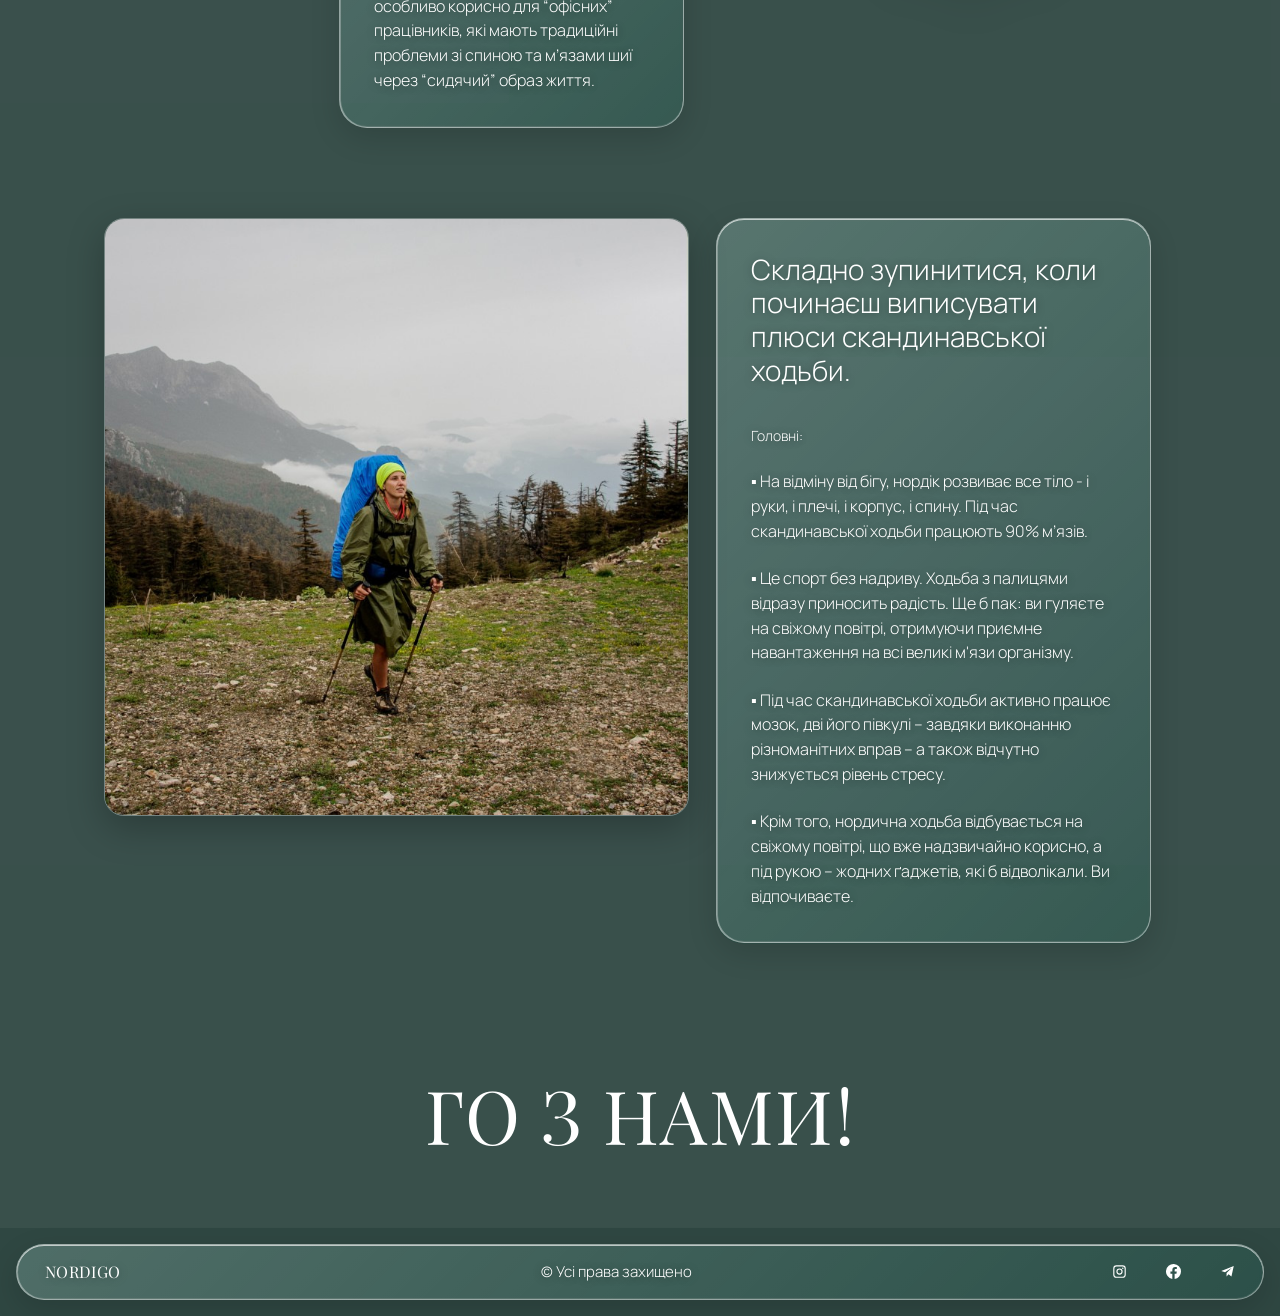
<file: what-is-nordic.html>
<!DOCTYPE html>
<html lang="uk">

<head>
  <meta charset="utf-8">
  <meta name="viewport" content="width=device-width, initial-scale=1">
  <title>Що таке нордік — NordiGO</title>
  <meta name="description" content="NordiGO — клуб скандинавської ходьби в Україні">
  <link rel="preconnect" href="https://fonts.googleapis.com">
  <link rel="preconnect" href="https://fonts.gstatic.com" crossorigin>
  <link
    href="https://fonts.googleapis.com/css2?family=Manrope:wght@300;400;500;600&family=Playfair+Display:wght@400;500&display=swap"
    rel="stylesheet">
  <!-- Стили: порядок важен — сначала основа, потом блоки, потом страницы -->
  <link rel="stylesheet" href="css/base/variables.css">
  <link rel="stylesheet" href="css/base/reset.css">
  <link rel="stylesheet" href="css/base/layout.css">
  <link rel="stylesheet" href="css/components/header.css">
  <link rel="stylesheet" href="css/components/menu.css">
  <link rel="stylesheet" href="css/components/footer.css">
  <link rel="stylesheet" href="css/components/buttons.css">
  <link rel="stylesheet" href="css/components/star.css">
  <link rel="stylesheet" href="css/components/modal.css">
  <link rel="stylesheet" href="css/pages/home.css">
  <link rel="stylesheet" href="css/pages/what.css">
  <link rel="stylesheet" href="css/pages/join.css">
  <link rel="stylesheet" href="css/pages/blog.css">
  <link rel="stylesheet" href="css/pages/contacts.css">
  <link rel="stylesheet" href="css/pages/about.css">
  <!-- Эффекты: можно убрать эту строку и js/effects.js внизу, если не нужны -->
  <link rel="stylesheet" href="css/components/effects.css">
  <link rel="stylesheet" href="css/components/tilt.css">
  <!-- Стекло: подключается последним, поэтому перекрывает остальные стили -->
  <link rel="stylesheet" href="css/components/glass.css">
  <script>document.documentElement.classList.add("js")</script>
</head>

<body>
  <div class="site">

    <main>
      <section class="what-intro">
        <div class="container what-intro__inner">
          <img loading="lazy" class="what-intro__collage" src="images/what-collage-1.webp"
            alt="Мандрівники в горах у тумані">
          <div class="what-intro__text text">
            <h1 class="what-intro__title display">Що таке нордік?</h1>
            <p>Нордік (скандинавська ходьба) – вид кардіо-тренувань, який виконується зі спеціальними палицями, які
              дозволяють максимально задіяти не тільки нижню, а й верхню частину вашого тіла.</p>
            <p>Для скандинавської ходьби використовують спеціально розроблені палиці, щоб використовувати силу верхньої
              частини тіла для руху вперед.</p>
          </div>
        </div>
      </section>

      <section class="history">
        <div class="container history__inner">
          <div class="history__text text">
            <h2 class="title">Історія скандинавської ходьби</h2>
            <p>Скандинавська ходьба виникла на початку XX століття у Фінляндії, коли тамтешні лижники хотіли
              продовжувати тренуватися влітку. Тоді вони залишили лижі, взявши з собою лише палиці.</p>
            <p>Справжній прорив скандинавської ходьби як фітнес-активності розпочався в 1997 році, коли фінська компанія
              у співпраці зі спортсменами та експертами спортивної медицини винайшла нову систему ремінців для зап'ястя,
              щоб зробити сучасну техніку скандинавської ходьби комфортною та ефективно.</p>
          </div>
          <img loading="lazy" class="history__photo" src="images/what-rock.jpg" alt="Мандрівниця на скелі серед ялин">
        </div>
      </section>

      <section class="popular-world">
        <div class="container popular-world__inner">
          <img loading="lazy" class="popular-world__collage" src="images/what-collage-2.webp" alt="Мандрівники у лісі">
          <div class="popular-world__text text">
            <h2 class="title">Скандинавська ходьба популярна в розвинених країнах, де люди звикли піклуватися про себе
              та своє здоров’я.</h2>
            <p>З 2001 року скандинавська ходьба набула популярності у континентальній Європі з мільйонами постійних
              учасників. У деяких європейських країнах, таких як Голландія, Австрія та Німеччина, скандинавська ходьба
              швидко стала основним напрямом діяльності з конкретними журналами, присвяченими цьому, а також одягом,
              взуттям та, звичайно ж, палицями.</p>
          </div>
        </div>
      </section>

      <img loading="lazy" class="panorama" src="images/panorama.jpg" alt="Мандрівниця на скелі серед туманного лісу">

      <section class="why bg-sage">
        <div class="container">
          <div class="why__text text">
            <h2 class="title">Чому нордік стає популярним?</h2>
            <p>Сьогодні скандинавською ходьбою цікавиться все більше представників молоді, адже нордік допомагає без
              виснажливих тренувань підтримувати себе у формі. Це особливо корисно для “офісних” працівників, які мають
              традиційні проблеми зі спиною та м’язами шиї через “сидячий” образ життя.</p>
          </div>
        </div>
        <a class="star" href="#" data-open-form><span>Спробуй</span></a>
      </section>

      <section class="pluses bg-sage">
        <div class="container pluses__inner">
          <img loading="lazy" class="pluses__photo" src="images/what-last.jpg" alt="Мандрівниця з палицями в горах">
          <div class="pluses__text text">
            <h2 class="title">Складно зупинитися, коли починаєш виписувати плюси скандинавської ходьби.</h2>
            <p class="lead">Головні:</p>
            <p>▪ На відміну від бігу, нордік розвиває все тіло - і руки, і плечі, і корпус, і спину. Під час
              скандинавської ходьби працюють 90% м’язів.</p>
            <p>▪ Це спорт без надриву. Ходьба з палицями відразу приносить радість. Ще б пак: ви гуляєте на свіжому
              повітрі, отримуючи приємне навантаження на всі великі м'язи організму.</p>
            <p>▪ Під час скандинавської ходьби активно працює мозок, дві його півкулі – завдяки виконанню різноманітних
              вправ – а також відчутно знижується рівень стресу.</p>
            <p>▪ Крім того, нордична ходьба відбувається на свіжому повітрі, що вже надзвичайно корисно, а під рукою –
              жодних ґаджетів, які б відволікали. Ви відпочиваєте.</p>
          </div>
        </div>
      </section>

      <a class="cta-word display bg-sage" href="join.html" style="display:block">Го з нами!</a>
    </main>

  </div>

  <script src="js/components.js"></script>
  <script src="js/main.js"></script>
  <script src="js/effects.js"></script>
  <script src="js/tilt.js"></script>
</body>

</html>
</file>
<file: css/base/variables.css>
/* ===== ПЕРЕМЕННЫЕ: цвета и шрифты. Меняешь здесь — меняется на всём сайте ===== */
:root {
  /* Цвета из палитры макета */
  --green: #7E9070;
  /* основной фон */
  --sage: #9EAB8E;
  /* светлый фон секций */
  --teal: #50726D;
  /* бирюзовый (форма, правая CTA) */
  --orange: #FF4E24;
  /* звёзды и кнопки */
  --dark: #3B3B3B;
  /* подвал */
  --white: #FFFFFF;

  /* Шрифты: display — для больших заголовков, text — для обычного текста */
  --font-display: "Playfair Display", Georgia, serif;
  --font-text: "Manrope", Arial, sans-serif;

  /* Стекло: настройки эффекта (используются в css/components/glass.css) */
  --glass-bg: linear-gradient(135deg, rgba(255, 255, 255, .20), rgba(255, 255, 255, .04));
  /* .20 = 80% прозрачности */
  --glass-border: rgba(255, 255, 255, .45);
  --glass-blur: blur(2px) saturate(160%);
  /* чем больше число в blur — тем сильнее размытие */
  --glass-shadow: 0 10px 30px rgba(0, 0, 0, .14), inset 0 1px 0 rgba(255, 255, 255, .65), inset 1px 0 0 rgba(255, 255, 255, .28), inset 0 -1px 0 rgba(255, 255, 255, .12);
  --glass-radius: 28px;
  /* скругление больших блоков */

  /* Ширина контента (в макете 1528px при ширине страницы 1920px) */
  --site-width: 1440px;
  /* максимальная ширина всего сайта */
  --content: 1146px;
  /* ширина контента внутри страницы */
}
</file>
<file: css/base/layout.css>
/* ===== КАРКАС: контейнер и общие заголовки ===== */
.container {
  width: 100%;
  max-width: var(--content);
  margin: 0 auto;
  position: relative;
}

.bg-sage {
  background: var(--sage);
}

.bg-teal {
  background: var(--teal);
}

/* Рамка всего сайта: шапка, страница и подвал живут внутри неё */
.site {
  max-width: var(--site-width);
  margin: 0 auto;
  position: relative;
  background: var(--green);
  overflow: hidden;
}

/* Большой декоративный заголовок (шрифт display, заглавные) */
.display {
  font-family: var(--font-display);
  font-weight: 400;
  text-transform: uppercase;
  line-height: 1;
  letter-spacing: 0.02em;
}

/* Обычный заголовок секции */
.title {
  font-size: 36px;
  font-weight: 300;
  line-height: 1.2;
}

.text p+p {
  margin-top: 1.4em;
}

/* Боковые поля, когда экран уже сайта */
@media (max-width: 1280px) {
  .container {
    padding: 0 40px;
  }
}

@media (max-width: 768px) {
  .container {
    padding: 0;
  }

  body {
    font-size: 14px;
  }

  .title {
    font-size: 24px;
  }
}
</file>
<file: css/components/header.css>
/* ===== ШАПКА: логотип слева, бургер справа ===== */
.header {
  position: absolute;
  top: 0;
  left: 0;
  width: 100%;
  height: 66px;
  padding: 0 36px 0 30px;
  display: flex;
  align-items: center;
  justify-content: space-between;
  z-index: 120;
  /* выше меню, чтобы бургер превращался в крестик */
}

.logo {
  font-family: var(--font-display);
  font-size: 20px;
  letter-spacing: 0.02em;
  text-transform: uppercase;
}

.burger {
  width: 26px;
  height: 20px;
  position: relative;
}

.burger span {
  position: absolute;
  left: 0;
  width: 100%;
  height: 2px;
  background: var(--white);
  transition: transform .3s, opacity .3s, top .3s;
}

.burger span:nth-child(1) {
  top: 2px;
}

.burger span:nth-child(2) {
  top: 9px;
}

.burger span:nth-child(3) {
  top: 16px;
}

/* Состояние "меню открыто": бургер -> крестик */
.burger.is-open span:nth-child(1) {
  top: 9px;
  transform: rotate(45deg);
}

.burger.is-open span:nth-child(2) {
  opacity: 0;
}

.burger.is-open span:nth-child(3) {
  top: 9px;
  transform: rotate(-45deg);
}

/* Соцсети вертикально справа (на главной) */
.side-social {
  position: absolute;
  right: 30px;
  display: flex;
  flex-direction: column;
  gap: 22px;
  z-index: 5;
}

.side-social img,
.social img {
  width: 15px;
  height: 15px;
}

.social {
  display: flex;
  gap: 50px;
  align-items: center;
}

@media (max-width: 768px) {
  .header {
    height: 56px;
    padding: 0 15px;
  }

  .logo {
    font-size: 14px;
  }

  .burger {
    width: 24px;
    height: 20px;
  }

  .burger span:nth-child(2) {
    top: 9px;
  }

  .burger span:nth-child(3) {
    top: 17px;
  }

  .burger.is-open span:nth-child(1),
  .burger.is-open span:nth-child(3) {
    top: 9px;
  }

  .side-social {
    display: none;
  }
}
</file>
<file: css/components/menu.css>
/* ===== МЕНЮ НА ВЕСЬ ЭКРАН ===== */
.menu {
  position: fixed;
  top: 0;
  bottom: 0;
  left: 50%;
  width: 100%;
  max-width: var(--site-width);
  transform: translateX(-50%);
  z-index: 110;
  display: grid;
  grid-template-columns: 58.5% 41.5%;
  opacity: 0;
  visibility: hidden;
  transition: opacity .35s, visibility .35s;
}

.menu.is-open {
  opacity: 1;
  visibility: visible;
}

/* Левая часть: размытое фото + слово NORDIGO + чёткое фото по центру */
.menu__visual {
  position: relative;
  overflow: hidden;
}

.menu__bg {
  position: absolute;
  inset: -22px;
  background: url("../../images/menu-photo.jpg") center / cover;
  filter: blur(10px);
}

.menu__word {
  position: absolute;
  left: 0;
  right: 0;
  top: 50%;
  transform: translateY(-50%);
  text-align: center;
  font-size: 140px;
  letter-spacing: 0.06em;
  white-space: nowrap;
  z-index: 1;
}

.menu__photo {
  position: absolute;
  z-index: 2;
  left: 50%;
  top: 82px;
  width: 353px;
  height: 589px;
  object-fit: cover;
  transform: translateX(-50%);
}

/* Правая часть: ссылки */
.menu__panel {
  background: var(--sage);
  padding: 75px 0 0 90px;
  display: flex;
  flex-direction: column;
}

.menu__label {
  font-size: 21px;
  margin-bottom: 30px;
}

.menu__link {
  display: block;
  font-size: 46px;
  font-weight: 300;
  line-height: 78px;
}

.menu__link:hover,
.menu__link.is-current {
  opacity: .6;
}

.menu__contact {
  margin-top: auto;
  padding-bottom: 60px;
}

.menu__email {
  font-size: 24px;
  display: block;
  margin-bottom: 21px;
}

.menu__contact .social {
  gap: 36px;
}

@media (max-width: 900px) {
  .menu {
    grid-template-columns: 1fr;
  }

  .menu__visual {
    display: none;
  }

  .menu__panel {
    padding: 90px 24px 0;
  }

  .menu__label {
    font-size: 18px;
    margin-bottom: 20px;
  }

  .menu__link {
    font-size: 32px;
    line-height: 64px;
  }

  .menu__email {
    font-size: 20px;
  }

  .menu__contact {
    padding-bottom: 40px;
  }
}
</file>
<file: css/components/footer.css>
/* ===== ПОДВАЛ ===== */
.footer {
  background: var(--dark);
  height: 56px;
  padding: 0 36px 0 22px;
  display: flex;
  align-items: center;
  justify-content: space-between;
  font-size: 15px;
}

.footer .logo {
  font-size: 16px;
}

.footer .social {
  gap: 39px;
}

@media (max-width: 768px) {
  .footer {
    height: auto;
    padding: 24px 15px;
    flex-direction: column;
    gap: 18px;
    font-size: 11px;
  }

  .footer .logo {
    font-size: 14px;
  }

  .footer .social {
    gap: 30px;
  }
}
</file>
<file: css/components/buttons.css>
/* ===== КНОПКИ И ССЫЛКИ ===== */

/* Прямоугольная кнопка с белой рамкой ("Приєднатися", "Спробувати") */
.btn {
  display: inline-flex;
  align-items: center;
  justify-content: center;
  min-width: 237px;
  height: 88px;
  border: 1px solid var(--white);
  font-size: 24px;
  font-weight: 500;
  transition: background .25s, color .25s;
}

.btn:hover {
  background: var(--white);
  color: var(--green);
  
}

.bg-teal .btn:hover {
  color: var(--teal);
}

/* Ссылка с линией: ——— Дізнатися більше */
.more-link {
  display: inline-flex;
  align-items: center;
  gap: 18px;
  font-size: 18px;
  font-weight: 500;
}

.more-link::before {
  content: "";
  width: 68px;
  height: 1px;
  background: var(--white);
}

.more-link:hover {
  opacity: .7;
}

/* Оранжевая кнопка "ЧИТАТИ →" */
.btn-orange {
  display: inline-block;
  background: var(--orange);
  padding: 6px 9px;
  font-size: 15px;
  font-weight: 600;
  text-transform: uppercase;
}

.btn-orange:hover {
  background: #e63e14;
}

/* Квадратная кнопка "наверх" */
.to-top {
  display: flex;
  align-items: center;
  justify-content: center;
  width: 50px;
  height: 50px;
  border: 1px solid rgba(255, 255, 255, .5);
}

.to-top img {
  width: 9px;
  height: 26px;
  opacity: .6;
}

.to-top:hover {
  background: rgba(255, 255, 255, .15);
}

@media (max-width: 768px) {
  .btn {
    min-width: 143px;
    height: 60px;
    font-size: 16px;
  }

  .more-link {
    font-size: 14px;
    gap: 12px;
  }

  .more-link::before {
    width: 40px;
  }

  .btn-orange {
    font-size: 12px;
    padding: 5px 8px;
  }

  .to-top {
    width: 44px;
    height: 44px;
  }
}
</file>
<file: css/components/star.css>
/* ===== ОРАНЖЕВАЯ ЗВЕЗДА С НАДПИСЬЮ =====
   Размер задаётся прямо на элементе: style="width:446px"
   Положение — классами страниц (position: absolute) */
.star {
  position: absolute;
  aspect-ratio: 1;
  display: flex;
  align-items: center;
  justify-content: center;
  z-index: 4;
  transition: transform .4s;
}

.star:hover {
  transform: scale(1.05);
}

/* Фон звезды — отдельный слой, чтобы вращать его, не вращая надпись (скорость — в effects.css) */
.star::before {
  content: "";
  position: absolute;
  inset: 0;
  background: url("../../images/icons/star.svg") center / 100% 100% no-repeat;
}

.star span {
  position: relative;
  /* надпись выше вращающегося фона */
  transform: rotate(-24deg);
  font-size: 27px;
  font-weight: 500;
  text-transform: uppercase;
  text-align: center;
  line-height: 1.1;
}

@media (max-width: 768px) {
  .star {
    width: 150px !important;
  }

  .star span {
    font-size: 13px;
  }
}
</file>
<file: css/components/modal.css>
/* ===== ОКНО "ЗАПИСАТИСЯ НА ПРОБНЕ ТРЕНУВАННЯ" ===== */
.modal {
  position: fixed;
  inset: 0;
  z-index: 200;
  background: rgba(59, 59, 59, .65);
  display: flex;
  align-items: center;
  justify-content: center;
  padding: 15px;
  opacity: 0;
  visibility: hidden;
  transition: opacity .3s, visibility .3s;
}

.modal.is-open {
  opacity: 1;
  visibility: visible;
}

.modal__box {
  position: relative;
  width: 100%;
  max-width: 522px;
  background: var(--teal);
  padding: 46px 26px 40px;
}

.modal__close {
  position: absolute;
  top: 9px;
  right: 10px;
  width: 21px;
  height: 21px;
}

.modal__close::before,
.modal__close::after {
  content: "";
  position: absolute;
  top: 10px;
  left: 0;
  width: 100%;
  height: 1px;
  background: var(--white);
  transform: rotate(45deg);
}

.modal__close::after {
  transform: rotate(-45deg);
}

.modal__title {
  font-size: 28px;
  font-weight: 500;
  text-align: center;
  margin-bottom: 30px;
}

.modal__input {
  display: block;
  width: 100%;
  height: 43px;
  margin-bottom: 26px;
  padding: 0 16px;
  background: transparent;
  border: 1px solid var(--white);
  font-size: 16px;
  outline: none;
}

.modal__input::placeholder {
  color: rgba(255, 255, 255, .55);
}

.modal__input:focus {
  background: rgba(255, 255, 255, .08);
}

.modal__check {
  display: flex;
  gap: 12px;
  font-size: 15px;
  line-height: 1.7;
  margin-bottom: 27px;
  cursor: pointer;
}

.modal__check input {
  width: 16px;
  height: 16px;
  margin-top: 6px;
  flex-shrink: 0;
  accent-color: var(--orange);
}

.modal__submit {
  width: 100%;
  height: 45px;
  background: var(--orange);
  font-size: 24px;
  font-weight: 500;
  box-shadow: 0 2px 4px rgba(0, 0, 0, .25);
}

.modal__submit:hover {
  background: #e63e14;
}

.modal__thanks {
  display: none;
  text-align: center;
  font-size: 24px;
  padding: 45px 0;
}

.modal.is-sent .modal__form {
  display: none;
}

.modal.is-sent .modal__thanks {
  display: block;
}

@media (max-width: 768px) {
  .modal__box {
    padding: 48px 18px 28px;
  }

  .modal__title {
    font-size: 22px;
    margin-bottom: 24px;
  }

  .modal__input {
    height: 46px;
    font-size: 16px;
    margin-bottom: 18px;
  }

  .modal__check {
    font-size: 13px;
    margin-bottom: 22px;
  }

  .modal__submit {
    height: 48px;
    font-size: 20px;
  }

  .modal__thanks {
    font-size: 22px;
  }
}
</file>
<file: css/pages/home.css>
/* ===== ГЛАВНАЯ СТРАНИЦА (index.html) =====
   Разделы по порядку: 1 hero · 2 features · 3 go · 4 popular · 5 manifest · 6 cta */

/* ---------- 1. HERO: логотип, фото, "Що таке нордік?" ---------- */
.hero {
  position: relative;
  padding: 69px 0 52px;
}

.hero__inner {
  display: flex;
  justify-content: space-between;
  align-items: flex-start;
}

.hero__left {
  width: 600px;
  padding-left: 6px;
}

.hero__right {
  width: 447px;
}

.hero__title {
  margin-top: 51px;
  font-size: clamp(48px, 9.9vw, 142px);
  letter-spacing: 0.01em;
}

.hero__subtitle {
  display: flex;
  align-items: center;
  gap: 27px;
  margin-top: 52px;
}

.hero__line {
  width: 145px;
  height: 1px;
  background: var(--white);
  flex-shrink: 0;
}

.hero__subtitle p {
  font-size: 28px;
  line-height: 1.2;
  max-width: 285px;
}

.hero__forest {
  position: relative;
  margin-top: 68px;
  width: 567px;
}

.hero__forest img {
  width: 100%;
}

.hero__forest .star {
  left: -164px;
  top: 6px;
  width: 362px;
}

.hero__road {
  width: 447px;
  height: 636px;
  object-fit: cover;
}

.hero__about {
  margin-top: 60px;
}

.hero__about .title {
  margin-bottom: 38px;
}

.hero__about .more-link {
  margin-top: 48px;
}

.hero .side-social {
  top: 308px;
  right: 30px;
}

/* ---------- 2. FEATURES: "Чим класний нордік?" 01 02 03 ---------- */
.features {
  padding-top: 60px;
  padding-bottom: 142px;
}

.features__grid {
  display: grid;
  grid-template-columns: 344px 440px 1fr;
  margin-top: 90px;
}

.feature {
  position: relative;
  padding-left: 6px;
}

.feature:nth-child(2) {
  padding-left: 79px;
}

.feature:nth-child(3) {
  padding-left: 61px;
}

.feature:nth-child(n+2)::before {
  /* вертикальная линия-разделитель */
  content: "";
  position: absolute;
  left: 0;
  top: 112px;
  bottom: 0;
  width: 1px;
  background: rgba(255, 255, 255, .4);
}

.feature__num {
  font-family: var(--font-display);
  font-size: 172px;
  line-height: 142px;
  color: var(--sage);
}

.feature__title {
  position: relative;
  margin-top: -34px;
  font-size: 36px;
  line-height: 1.2;
  font-weight: 300;
}

.feature p {
  margin-top: 21px;
  max-width: 255px;
  font-size: 16px;
  line-height: 1.55;
}

/* ---------- 3. GO: "ГО З НАМИ" + гора + звезда "СПРОБУЙ" ---------- */
.go {
  position: relative;
  height: 8.44em;
  overflow: hidden;
  font-size: clamp(36px, 6.67vw, 96px);
}

.go__rows {
  padding-top: .78em;
  text-align: center;
  line-height: 1;
}

.go__rows span {
  display: block;
  line-height: 1;
}

.go__photo {
  position: absolute;
  left: 50%;
  top: 1.31em;
  width: 4.22em;
  height: 5.69em;
  object-fit: cover;
  transform: translateX(-50%);
  z-index: 2;
}

.go .star {
  right: .22em;
  top: 4.84em;
  width: 3.52em;
}

/* ---------- 4. POPULAR: "Де популярний нордік?" ---------- */
.popular {
  padding: 46px 0 75px;
}

.popular__inner {
  display: flex;
  justify-content: space-between;
  align-items: flex-start;
}

.popular__collage {
  width: 558px;
}

.popular__text {
  width: 450px;
  margin: 231px 90px 0 0;
}

.popular__text .title {
  margin-bottom: 38px;
}

/* ---------- 5. MANIFEST: "МИ ХОЧЕМО, ЩОБ НОРДІК БУВ ПОПУЛЯРНИМ І В УКРАЇНІ" ----------
   Все размеры внутри в "em", поэтому блок сам уменьшается вместе со шрифтом */
.manifest {
  position: relative;
  height: 814px;
  overflow: hidden;
}

.manifest__text {
  position: absolute;
  left: 50%;
  top: 131px;
  transform: translateX(-50%);
  width: 9.4em;
  text-align: center;
  font-size: clamp(22px, 5.9vw, 85px);
  line-height: 1.4;
  letter-spacing: 0;
}

.manifest__text span {
  display: block;
  white-space: nowrap;
}

.manifest__text .row-1 {
  text-align: right;
}

.manifest__row-4 {
  display: flex !important;
  align-items: center;
  justify-content: center;
  gap: .3em;
}

.manifest__row-4 .gap {
  margin-right: .35em;
}

/* пробел между «і» и «в» */
.manifest__row-4 img {
  width: 3.3em;
  height: 1.22em;
  object-fit: cover;
}

.manifest__tree {
  position: absolute;
  left: 0;
  top: -.03em;
  width: 2.4em;
  height: 2.6em;
  object-fit: cover;
  z-index: -1;
}

.manifest__branch {
  position: absolute;
  left: 9.6em;
  top: .8em;
  width: 1.09em;
  height: 1.92em;
  object-fit: cover;
  z-index: -1;
}

.manifest .star {
  left: 12px;
  top: 468px;
  width: 338px;
}

/* ---------- 6. CTA: две колонки с кнопками ---------- */
.cta {
  display: grid;
  grid-template-columns: 1fr 1fr;
  min-height: 442px;
}

.cta__col {
  display: flex;
  flex-direction: column;
  align-items: center;
  justify-content: center;
  gap: 42px;
  padding: 30px 45px;
  text-align: center;
}

.cta__col p {
  max-width: 450px;
  font-size: 30px;
  line-height: 1.5;
}

/* ================= АДАПТИВ ================= */
@media (max-width: 1280px) {
  .hero__left {
    width: 52%;
  }

  .hero__right {
    width: 40%;
  }

  .hero__forest {
    width: 100%;
  }

  .hero__forest .star {
    left: -10%;
    width: 60%;
  }

  .hero__road {
    width: 100%;
    height: auto;
    aspect-ratio: 596 / 848;
  }

  .hero__subtitle {
    gap: 20px;
  }

  .hero__line {
    width: 100px;
  }

  .hero__subtitle p {
    font-size: 28px;
  }

  .hero__about .more-link {
    margin-top: 40px;
  }

  .features__grid {
    grid-template-columns: 1fr 1fr 1fr;
    padding: 0 20px;
  }

  .feature,
  .feature:nth-child(2),
  .feature:nth-child(3) {
    padding-left: 30px;
  }

  .feature__num {
    font-size: 160px;
    line-height: 140px;
  }

  .feature__title {
    font-size: 34px;
    margin-top: -30px;
  }

  .feature:nth-child(n+2)::before {
    top: 110px;
  }

  .popular__collage {
    width: 52%;
  }

  .popular__text {
    width: 40%;
    margin: 15vw 20px 0 0;
  }

  .manifest {
    height: 78vw;
  }

  .manifest__text {
    top: 12vw;
  }

  .manifest .star {
    width: 28vw;
    top: 44vw;
  }

  .cta__col p {
    font-size: 28px;
  }
}

@media (max-width: 768px) {

  /* --- hero: две колонки, как в мобильном макете --- */
  .hero {
    padding: 58px 15px 40px;
  }

  /* Верстка hero на телефоне: слева заголовок и фото, справа фото,
     а блок «Що таке нордік?» опускается вниз на всю ширину (display: contents "вынимает" детей из правой колонки) */
  .hero__inner {
    gap: 12px;
    flex-wrap: wrap;
  }

  .hero__left {
    width: calc(50% - 6px);
    padding: 0;
  }

  /* две равные колонки, 6px — половина зазора */
  .hero__right {
    display: contents;
  }

  .hero__road {
    width: calc(50% - 6px);
  }

  .hero__title {
    margin-top: 28px;
    font-size: 8.2vw;
    letter-spacing: 0;
    white-space: nowrap;
  }

  /* чтобы слово NORDIGO целиком помещалось в левую колонку */
  .hero__subtitle {
    margin-top: 12px;
    gap: 10px;
  }

  .hero__line {
    width: 30px;
  }

  .hero__subtitle p {
    font-size: 13px;
  }

  .hero__forest {
    margin-top: 18px;
  }

  .hero__forest .star {
    left: -6%;
    top: 62%;
    width: 60%;
  }

  .hero__about {
    width: 100%;
    margin-top: 48px;
  }

  /* отступ, чтобы звезда не заезжала на заголовок */
  .hero__about .title {
    margin-bottom: 14px;
  }

  /* --- features: колонки друг под другом по центру --- */
  .features {
    padding: 50px 0 40px;
    text-align: center;
  }

  .features .title {
    font-size: 22px;
  }

  .features__grid {
    grid-template-columns: 1fr;
    margin-top: 30px;
    padding: 0 20px;
  }

  .feature,
  .feature:nth-child(2),
  .feature:nth-child(3) {
    padding: 0 0 36px;
    margin-bottom: 36px;
  }

  .feature:not(:last-child) {
    border-bottom: 1px solid rgba(255, 255, 255, .35);
    width: 160px;
    margin-left: auto;
    margin-right: auto;
  }

  .feature:nth-child(n+2)::before {
    display: none;
  }

  .feature {
    width: 100%;
    max-width: 280px;
    margin-left: auto;
    margin-right: auto;
  }

  .feature:not(:last-child) {
    max-width: 280px;
    width: 100%;
    border-bottom: 0;
  }

  .feature__num {
    font-size: 140px;
    line-height: 120px;
    text-align: left;
    padding-left: 20px;
  }

  .feature__title {
    font-size: 24px;
    margin-top: -28px;
    text-align: left;
    padding-left: 30px;
  }

  .feature p {
    font-size: 14px;
    text-align: left;
    margin-top: 12px;
    max-width: 220px;
    margin-left: 0;
    padding-left: 0;
  }

  /* --- go --- */
  .go {
    height: 620px;
    font-size: 12vw;
  }

  .go__rows {
    padding-top: 20px;
  }

  .go__photo {
    width: 66%;
    height: 335px;
    top: 82px;
  }

  .go .star {
    width: 150px;
    right: auto;
    left: 50%;
    top: 450px;
    transform: translateX(-50%);
  }

  .go .star:hover {
    transform: translateX(-50%) scale(1.05);
  }

  /* --- popular --- */
  .popular {
    padding: 20px 15px;
  }

  .popular__inner {
    gap: 10px;
  }

  .popular__collage {
    width: 50%;
  }

  .popular__text {
    width: 47%;
    margin: 0;
  }

  .popular__text .title {
    font-size: 20px;
    margin-bottom: 8px;
  }

  .popular__text p {
    font-size: 12px;
  }

  .popular__text p+p {
    display: none;
  }

  /* --- manifest --- */
  .manifest {
    height: 410px;
  }

  .manifest__text {
    top: 36px;
    font-size: 9.5vw;
    line-height: 1.2;
  }

  .manifest .star {
    width: 150px;
    left: 50%;
    top: 230px;
    transform: translateX(-50%);
  }

  /* --- cta --- */
  .cta {
    grid-template-columns: 1fr;
    min-height: 0;
  }

  .cta__col {
    gap: 26px;
    padding: 44px 24px;
  }

  .cta__col p {
    font-size: 17px;
  }
}
</file>
<file: css/pages/what.css>
/* ===== СТРАНИЦА "ЩО ТАКЕ НОРДІК" (what-is-nordic.html) ===== */
.what-intro {
  padding: 108px 0 68px;
}

.what-intro__inner {
  display: flex;
  justify-content: space-between;
  align-items: flex-start;
}

.what-intro__collage {
  width: 585px;
  margin-left: -3px;
}

.what-intro__text {
  width: 435px;
  margin-right: 0;
}

.what-intro__title {
  font-size: clamp(42px, 5.6vw, 81px);
  line-height: 1.02;
  font-weight: 400;
  text-transform: none;
  letter-spacing: 0;
  margin-bottom: 27px;
}

.what-intro__text p {
  font-size: 16px;
  line-height: 1.55;
}

/* История: текст слева (смещён), фото-скала справа */
.history {
  padding: 0 0 52px;
}

.history__inner {
  display: flex;
  justify-content: space-between;
  align-items: flex-start;
}

.history__text {
  width: 360px;
  margin-left: 232px;
}

.history__text .title {
  margin-bottom: 21px;
}

.history__text p,
.popular-world__text p {
  font-size: 16px;
  line-height: 1.55;
}

.history__photo {
  width: 327px;
}

/* Две фотографии слева + текст справа */
.popular-world {
  padding: 0 0 75px;
}

.popular-world__inner {
  display: flex;
  justify-content: space-between;
  align-items: flex-start;
}

.popular-world__collage {
  width: 585px;
  margin-left: -3px;
}

.popular-world__text {
  width: 435px;
  margin-top: 45px;
}

.popular-world__text .title {
  font-size: 28px;
  margin-bottom: 27px;
}

/* Большая панорама на всю ширину */
.panorama {
  width: 100%;
  height: 810px;
  object-fit: cover;
}

/* Почему популярен + звезда */
.why {
  position: relative;
  padding: 82px 0 45px;
}

.why__text {
  width: 345px;
  margin-left: 232px;
}

.why__text .title {
  margin-bottom: 22px;
}

.why__text p {
  font-size: 16px;
  line-height: 1.55;
}

.why .star {
  right: 142px;
  top: 52px;
  width: 334px;
}

.pluses {
  padding: 45px 0 90px;
}

.pluses__inner {
  display: flex;
  justify-content: space-between;
  align-items: flex-start;
}

.pluses__photo {
  width: 585px;
  margin-left: -3px;
}

.pluses__text {
  width: 435px;
  margin-right: 22px;
}

.pluses__text .title {
  font-size: 28px;
  margin-bottom: 38px;
}

.pluses__text p {
  font-size: 16px;
  line-height: 1.55;
  margin-top: 1.5em;
}

.pluses__text .lead {
  margin-top: 0;
  font-size: 14px;
  margin-bottom: 15px;
}

.cta-word {
  padding: 45px 0 75px;
  text-align: center;
  font-size: clamp(36px, 5.8vw, 84px);
}

@media (max-width: 1100px) {

  .what-intro__collage,
  .popular-world__collage,
  .pluses__photo {
    width: 50%;
  }

  .what-intro__text,
  .popular-world__text,
  .pluses__text {
    width: 44%;
    margin-right: 0;
  }

  .history__text {
    width: 46%;
    margin-left: 10%;
  }

  .history__photo {
    width: 34%;
  }

  .panorama {
    height: 56vw;
  }

  .why__text {
    width: 50%;
    margin-left: 10%;
  }

  .why .star {
    width: 30vw;
    right: 4vw;
  }

  .what-intro__text p,
  .history__text p,
  .popular-world__text p,
  .why__text p,
  .pluses__text p {
    font-size: 18px;
  }
}

@media (max-width: 768px) {
  .what-intro {
    padding: 76px 0 40px;
  }

  .what-intro__inner,
  .history__inner,
  .popular-world__inner,
  .pluses__inner {
    flex-direction: column;
    gap: 24px;
    padding: 0 15px;
  }

  .popular-world__inner,
  .pluses__inner {
    flex-direction: column;
  }

  .what-intro__collage,
  .popular-world__collage,
  .pluses__photo,
  .history__photo {
    width: 100%;
    margin: 0;
  }

  .what-intro__text,
  .popular-world__text,
  .pluses__text,
  .history__text {
    width: 100%;
    margin: 0;
  }

  .history__photo {
    order: -1;
  }

  .what-intro__text p,
  .history__text p,
  .popular-world__text p,
  .why__text p,
  .pluses__text p {
    font-size: 14px;
  }

  .popular-world__text .title,
  .pluses__text .title {
    font-size: 22px;
    margin-bottom: 20px;
  }

  .history {
    padding-bottom: 30px;
  }

  .popular-world {
    padding-bottom: 40px;
  }

  .panorama {
    height: 90vw;
  }

  .why {
    padding: 40px 15px 20px;
  }

  .why__text {
    width: 100%;
    margin: 0;
  }

  .why .star {
    position: relative;
    display: flex;
    right: auto;
    top: auto;
    margin: 30px auto 0;
  }

  .pluses {
    padding: 30px 0 50px;
  }

  .pluses__photo {
    height: 80vw;
    object-fit: cover;
  }

  .cta-word {
    padding: 30px 0 50px;
    font-size: 13vw;
  }
}
</file>
<file: css/pages/join.css>
/* ===== СТРАНИЦА "ЯК ПРИЄДНАТИСЯ" (join.html) ===== */

/* Верх: слева текст + два формата, справа большое фото */
.join-top {
  display: grid;
  grid-template-columns: 819px 1fr;
  height: 807px;
}

.join-top__left {
  display: flex;
  flex-direction: column;
}

.join-top__intro {
  height: 430px;
  display: flex;
  align-items: center;
  justify-content: center;
  padding: 45px 68px 0;
}

.join-top__title {
  font-size: clamp(27px, 3.4vw, 50px);
  line-height: 1.17;
  font-weight: 400;
  text-transform: none;
  letter-spacing: 0;
  text-align: center;
}

.join-top__formats {
  flex: 1;
  display: grid;
  grid-template-columns: 1fr 1fr;
}

.format {
  display: flex;
  flex-direction: column;
  align-items: center;
  justify-content: space-between;
  padding: 42px 30px 36px;
  text-align: center;
}

.format+.format {
  border-left: 1px solid rgba(255, 255, 255, .4);
  margin: 30px 0;
  padding: 12px 30px 6px;
}

.format:first-child {
  padding-top: 42px;
}

.format b {
  display: block;
  font-size: 20px;
  font-weight: 600;
  line-height: 1.4;
}

.format p {
  font-size: 21px;
  line-height: 1.3;
  max-width: 225px;
  margin: 0 auto;
}

.format .btn {
  min-width: 237px;
  height: 81px;
}

.join-top__photo {
  width: 100%;
  height: 100%;
  object-fit: cover;
}

/* Что важно знать: используем те же 01 02 03, что и на главной */
.know {
  padding: 60px 0 120px;
  position: relative;
}

.know .features__grid {
  margin-top: 52px;
}

.know .feature p {
  font-size: 14px;
  max-width: 248px;
}

.know .feature__title {
  font-size: 33px;
}

/* Instagram: заголовок + звезда + слайдер */
.insta {
  position: relative;
  padding: 45px 0 82px;
  overflow: hidden;
}

.insta__title {
  font-size: clamp(30px, 4.2vw, 60px);
  line-height: 1.1;
  font-weight: 400;
  text-transform: none;
  letter-spacing: 0;
  max-width: 525px;
}

.insta .star {
  right: 75px;
  top: -45px;
  width: 330px;
}

.carousel {
  margin-top: 68px;
  overflow: hidden;
}

.carousel__track {
  display: flex;
  gap: 78px;
  transition: transform .5s ease;
}

.carousel__item {
  position: relative;
  flex: 0 0 330px;
}

.carousel__item img {
  width: 100%;
  aspect-ratio: 1;
  object-fit: cover;
}

.carousel__controls {
  display: flex;
  justify-content: flex-end;
  gap: 10px;
  margin-top: 15px;
}

.carousel__btn {
  padding: 4px;
  opacity: .9;
}

.carousel__btn img {
  width: 20px;
  height: 8px;
}

.carousel__btn:disabled {
  opacity: .35;
  cursor: default;
}

@media (max-width: 1280px) {
  .join-top {
    grid-template-columns: 1fr 1fr;
    height: 760px;
  }

  .join-top__intro {
    height: 52%;
    padding: 60px 30px 0;
  }

  .format b {
    font-size: 20px;
  }

  .format p {
    font-size: 20px;
  }

  .format .btn {
    min-width: 160px;
    height: 70px;
    font-size: 22px;
  }

  .know .features__grid {
    grid-template-columns: 1fr 1fr 1fr;
  }

  .insta .star {
    width: 28vw;
    top: -4vw;
    right: 3vw;
  }

  .carousel__track {
    gap: 5%;
  }

  .carousel__item {
    flex: 0 0 30%;
  }
}

@media (max-width: 768px) {
  .join-top {
    grid-template-columns: 1fr;
    height: auto;
  }

  .join-top__photo {
    order: -1;
    height: 80vw;
  }

  .join-top__intro {
    height: auto;
    padding: 36px 20px;
  }

  .join-top__formats {
    grid-template-columns: 1fr;
  }

  .format,
  .format+.format {
    padding: 30px 20px;
    margin: 0;
    border-left: 0;
    gap: 20px;
  }

  .format+.format {
    border-top: 1px solid rgba(255, 255, 255, .4);
  }

  .format b,
  .format p {
    font-size: 17px;
  }

  .format .btn {
    min-width: 160px;
    height: 56px;
    font-size: 16px;
  }

  .know {
    padding: 40px 0 40px;
    text-align: center;
  }

  .know .features__grid {
    grid-template-columns: 1fr;
    margin-top: 20px;
  }

  .know .feature p {
    font-size: 14px;
  }

  .know .title {
    font-size: 20px;
    padding: 0 20px;
  }

  .know .feature__title {
    font-size: 24px;
  }

  .insta {
    padding: 30px 15px 50px;
  }

  .insta__title {
    font-size: 34px;
  }

  .insta .star {
    position: relative;
    display: flex;
    right: auto;
    top: auto;
    margin: 20px auto 0;
  }

  .carousel {
    margin-top: 30px;
  }

  .carousel__track {
    gap: 4%;
  }

  .carousel__item {
    flex: 0 0 78%;
  }
}
</file>
<file: css/pages/blog.css>
/* ===== СТРАНИЦА "БЛОГ" (blog.html) ===== */
.blog {
  padding: 90px 0 90px;
}

.blog__inner {
  max-width: 1176px;
  margin: 0 auto;
}

.blog__head {
  position: relative;
  margin-bottom: 45px;
  min-height: 90px;
}

.blog__label {
  font-size: 30px;
  font-weight: 300;
}

.blog__tabs {
  position: absolute;
  left: 50%;
  top: 15px;
  transform: translateX(-50%);
  font-size: 42px;
  white-space: nowrap;
}

.blog__tab {
  opacity: .45;
  transition: opacity .2s;
}

.blog__tab.is-active,
.blog__tab:hover {
  opacity: 1;
}

.blog__sep {
  opacity: .45;
}

.blog__grid {
  display: grid;
  grid-template-columns: 1fr 1fr;
  column-gap: 63px;
  row-gap: 68px;
}

.card.is-hidden {
  display: none;
}

.card__img {
  width: 100%;
  aspect-ratio: 740 / 514;
  object-fit: cover;
}

.card__title {
  margin-top: 21px;
  font-size: 36px;
  font-weight: 300;
  line-height: 1.2;
  min-height: 2.4em;
}

.card__meta {
  display: flex;
  justify-content: space-between;
  align-items: center;
  margin-top: 9px;
}

.card__date {
  font-size: 16px;
  opacity: .7;
}

.blog__top {
  margin-top: 52px;
}

@media (max-width: 1280px) {
  .blog {
    padding: 110px 20px 80px;
  }

  .blog__grid {
    column-gap: 4%;
  }

  .card__title {
    font-size: 34px;
  }

  .blog__tabs {
    font-size: 40px;
  }
}

@media (max-width: 768px) {
  .blog {
    padding: 76px 15px 50px;
  }

  .blog__head {
    min-height: 0;
    margin-bottom: 24px;
  }

  .blog__label {
    font-size: 22px;
  }

  .blog__tabs {
    position: static;
    transform: none;
    font-size: 28px;
    margin-top: 12px;
  }

  .blog__grid {
    grid-template-columns: 1fr;
    row-gap: 36px;
  }

  .card__title {
    font-size: 22px;
    min-height: 0;
    margin-top: 14px;
  }

  .card__date {
    font-size: 13px;
  }

  .blog__top {
    margin-top: 40px;
  }
}

/* ---------- Окошко статьи (js/articles.js) ---------- */
.article {
  position: fixed;
  inset: 0;
  z-index: 200;
  display: flex;
  align-items: center;
  justify-content: center;
  padding: 24px;
  background: rgba(59, 59, 59, .45);
  -webkit-backdrop-filter: blur(8px);
  backdrop-filter: blur(8px);
  /* размытие страницы позади */
  opacity: 0;
  visibility: hidden;
  transition: opacity .3s, visibility .3s;
}

.article.is-open {
  opacity: 1;
  visibility: visible;
}

.article__box {
  position: relative;
  width: 100%;
  max-width: 720px;
  max-height: 90vh;
  overflow-y: auto;
  background: var(--teal);
  box-shadow: 0 20px 60px rgba(0, 0, 0, .35);
  translate: 0 20px;
  transition: translate .35s ease;
}

.article.is-open .article__box {
  translate: none;
}

.article__img {
  width: 100%;
  aspect-ratio: 720 / 330;
  object-fit: cover;
}

.article__body {
  padding: 32px 44px 40px;
}

.article__date {
  font-size: 15px;
  opacity: .7;
}

.article__title {
  margin: 8px 0 22px;
  font-size: 34px;
  font-weight: 300;
  line-height: 1.2;
}

.article__text p {
  font-size: 18px;
  line-height: 1.6;
}

.article__text p+p {
  margin-top: 1em;
}

.article__cta {
  margin-top: 30px;
  padding: 12px 22px;
  font-size: 18px;
}

.article__close {
  position: absolute;
  top: 14px;
  right: 14px;
  z-index: 2;
  width: 38px;
  height: 38px;
  border-radius: 50%;
  background: rgba(59, 59, 59, .55);
}

.article__close::before,
.article__close::after {
  content: "";
  position: absolute;
  top: 18px;
  left: 10px;
  width: 18px;
  height: 1px;
  background: var(--white);
  transform: rotate(45deg);
}

.article__close::after {
  transform: rotate(-45deg);
}

.article__close:hover {
  background: rgba(59, 59, 59, .85);
}

@media (max-width: 768px) {
  .article {
    padding: 14px;
  }

  .article__body {
    padding: 22px 20px 26px;
  }

  .article__title {
    font-size: 22px;
    margin-bottom: 14px;
  }

  .article__text p {
    font-size: 15px;
  }

  .article__cta {
    width: 100%;
    text-align: center;
    font-size: 15px;
  }
}

@media (prefers-reduced-motion: reduce) {

  .article,
  .article__box {
    transition: none;
    translate: none;
  }
}
</file>
<file: css/pages/contacts.css>
/* ===== СТРАНИЦА "КОНТАКТИ" (contacts.html) ===== */
.page-contacts .site {
  min-height: 100vh;
  display: flex;
  flex-direction: column;
}

.contacts {
  flex: 1;
  position: relative;
  display: grid;
  grid-template-columns: 1fr 1fr;
  padding-top: 66px;
}

.person {
  display: flex;
  flex-direction: column;
  align-items: center;
  text-align: center;
  padding: 27px 15px 30px;
}

.person:first-child {
  border-right: 1px solid rgba(255, 255, 255, .35);
  padding-right: 84px;
}

.person:last-of-type {
  padding-left: 48px;
}

.person__name {
  font-size: clamp(22px, 2.7vw, 39px);
  letter-spacing: 0.01em;
  text-transform: none;
  line-height: 1.1;
}

.person__role {
  font-size: 18px;
  font-weight: 500;
  margin-top: 8px;
}

.person__photo {
  width: 330px;
  height: 396px;
  object-fit: cover;
  margin: 33px 0 22px;
}

.person a {
  display: block;
  font-size: 20px;
  font-weight: 500;
  line-height: 1.5;
}

.person a:hover {
  opacity: .7;
}

.contacts .star {
  left: 50%;
  top: 22px;
  margin-left: -165px;
  width: 330px;
}

@media (max-width: 1100px) {
  .person__photo {
    width: 80%;
    max-width: 360px;
    height: auto;
    aspect-ratio: 440 / 528;
  }

  .person,
  .person:first-child,
  .person:last-of-type {
    padding-left: 20px;
    padding-right: 20px;
  }

  .contacts .star {
    width: 26vw;
    margin-left: -13vw;
    top: 70px;
  }

  .person__role,
  .person a {
    font-size: 18px;
  }
}

@media (max-width: 768px) {
  .contacts {
    grid-template-columns: 1fr;
    padding-top: 56px;
  }

  .person:first-child {
    border-right: 0;
    border-bottom: 1px solid rgba(255, 255, 255, .35);
  }

  .person__photo {
    max-width: 260px;
    margin: 24px 0 18px;
  }

  .person__name {
    font-size: 28px;
  }

  .contacts .star {
    display: none;
  }
}
</file>
<file: css/pages/about.css>
/* ===== СТРАНИЦА "ПРО НОРДІК ТА КЛУБ" (about.html) ===== */
.about {
  padding: 75px 0 90px;
}

.about__inner {
  max-width: 1158px;
  margin: 0 auto;
}

.about__title {
  font-size: clamp(33px, 4.3vw, 62px);
  line-height: 1.07;
  font-weight: 400;
  text-transform: none;
  letter-spacing: 0;
  max-width: 525px;
  margin-bottom: 57px;
}

.about__grid {
  display: grid;
  grid-template-columns: repeat(3, 1fr);
  gap: 50px 60px;
}

.about-card {
  border: 1px solid rgba(255, 255, 255, .55);
  padding: 23px 23px 21px;
  display: flex;
  flex-direction: column;
  min-height: 420px;
}

.about-card img {
  width: 100%;
  aspect-ratio: 400 / 246;
  object-fit: cover;
}

.about-card__meta {
  display: flex;
  justify-content: space-between;
  align-items: center;
  font-size: 10px;
  margin-top: 8px;
}

.about-card__podcast {
  display: inline-flex;
  align-items: center;
  gap: 4px;
}

.about-card__podcast i {
  display: inline-block;
  width: 10px;
  height: 10px;
  background: linear-gradient(90deg, #fff 1px, transparent 1px) 0 0 / 2px 100%;
  opacity: .8;
}

.about-card h2 {
  font-size: 27px;
  font-weight: 300;
  line-height: 1.2;
  margin-top: 6px;
}

.about-card .more-link {
  margin: auto 0 0 auto;
  font-size: 11px;
  font-weight: 300;
  gap: 6px;
}

.about-card .more-link::before {
  width: 32px;
}

.about__top {
  margin-top: 68px;
}

@media (max-width: 1280px) {
  .about {
    padding: 100px 20px 80px;
  }

  .about__grid {
    gap: 40px 30px;
  }

  .about-card {
    padding: 20px;
    min-height: 0;
  }

  .about-card h2 {
    font-size: 26px;
    min-height: 2.4em;
  }

  .about-card .more-link {
    margin-top: 20px;
  }
}

@media (max-width: 900px) {
  .about__grid {
    grid-template-columns: 1fr 1fr;
  }
}

@media (max-width: 600px) {
  .about {
    padding: 76px 15px 50px;
  }

  .about__grid {
    grid-template-columns: 1fr;
  }

  .about__title {
    margin-bottom: 30px;
    font-size: 34px;
  }
}
</file>
<file: css/components/effects.css>
/* ===== ВИЗУАЛЬНЫЕ ЭФФЕКТЫ =====
   Всё, что "двигается" на сайте, собрано здесь и в js/effects.js.
   Не нравится эффект — удали нужный блок ниже (или подключение файла в HTML), сайт не сломается. */

/* 1. Плавное появление блоков при прокрутке.
   Класс .js ставится на <html> скриптом в <head>: если JS не работает, всё просто видно сразу. */
.js .reveal {
   opacity: 0;
   translate: 0 26px;
   /* translate, а не transform: не ломает центрирование блоков */
   transition: opacity .8s ease, translate .8s ease;
}

.js .reveal.is-visible {
   opacity: 1;
   translate: none;
}

/* 2. Параллакс: JS пишет сдвиг в переменную --shift, CSS его применяет.
   Свойство translate не мешает обычному transform (например, центрированию фото). */
[data-parallax] {
   translate: 0 var(--shift, 0px);
   will-change: translate;
}

/* 3. Звёзды: медленно вращаются, при наведении ускоряются */
.star::before {
   animation: star-spin 40s linear infinite;
}

.star:hover::before {
   animation-duration: 8s;
}

@keyframes star-spin {
   to {
      transform: rotate(360deg);
   }
}

/* Если в настройках телефона или компьютера включено "уменьшить движение" — всё это отключаем */
@media (prefers-reduced-motion: reduce) {
   .js .reveal {
      opacity: 1;
      translate: none;
      transition: none;
   }

   [data-parallax] {
      translate: none;
   }

   .star::before {
      animation: none;
   }

   html {
      scroll-behavior: auto;
   }
}
</file>
<file: css/components/tilt.css>
/* ===== 3D-НАКЛОН ФОТО ПРИ НАВЕДЕНИИ =====
   JS (js/tilt.js) считает наклон по положению курсора и пишет его в --rx и --ry. */
[data-tilt] {
  transform: perspective(900px) rotateX(var(--rx, 0deg)) rotateY(var(--ry, 0deg));
  transition: transform .25s ease-out, box-shadow .3s ease;
  will-change: transform;
}
[data-tilt].is-tilting {
  box-shadow: 0 22px 44px rgba(0, 0, 0, .3);
  transition: transform .08s linear, box-shadow .3s ease;   /* пока двигаем мышь — следует за курсором без задержки */
}
@media (prefers-reduced-motion: reduce) {
  [data-tilt] { transform: none; transition: none; }
}
</file>
<file: css/components/glass.css>
/* ===== ЭФФЕКТ СТЕКЛА =====
   Весь "стеклянный" вид собран в этом файле. Подключается ПОСЛЕДНИМ, поэтому перекрывает старые стили.
   Настройки (прозрачность, размытие, скругление) — в css/base/variables.css, строки --glass-*.
   Не нравится — убери <link> на glass.css из HTML, сайт вернётся к прежнему виду.

   Содержание:  1 фон · 2 стеклянные блоки · 3 шапка и подвал · 4 меню и окна
                5 карточки секций · 6 кнопки · 7 фото · 8 страницы · 9 телефон */


/* ---------- 1. ФОН: цветные пятна, которые размывает стекло ---------- */
body {
  background: #2f4742;
}

body::before {
  content: "";
  position: fixed;
  inset: -10%;
  z-index: -1;
  background:
    radial-gradient(40% 40% at 15% 20%, rgba(255, 78, 36, .45), transparent 70%),
    radial-gradient(45% 45% at 85% 25%, rgba(126, 144, 112, .95), transparent 70%),
    radial-gradient(50% 50% at 70% 85%, rgba(80, 160, 150, .75), transparent 70%),
    radial-gradient(45% 45% at 10% 85%, rgba(158, 171, 142, .7), transparent 70%),
    linear-gradient(160deg, #2f4742, #50726D 50%, #3b5a4a);
  animation: glass-drift 28s ease-in-out infinite alternate;
}

@keyframes glass-drift {
  from {
    transform: translate3d(0, 0, 0) scale(1);
  }

  to {
    transform: translate3d(-3%, 2%, 0) scale(1.08);
  }
}

.site {
  background: transparent;
}

/* Широкие цветные полосы (раньше сплошные) — теперь лёгкая полупрозрачная плёнка */
.bg-sage {
  background: rgba(255, 255, 255, .05);
}

.bg-teal {
  background: rgba(80, 114, 109, .2);
}


/* ---------- 2. СТЕКЛЯННЫЕ БЛОКИ: одно правило для всех ---------- */
.header,
.footer,
.menu__panel,
.modal__box,
.article__box,
.hero__about,
.popular__text,
.what-intro__text,
.history__text,
.popular-world__text,
.why__text,
.pluses__text,
.feature,
.cta__col,
.join-top__formats,
.card,
.about-card,
.person {
  background: var(--glass-bg);
  border: 1px solid var(--glass-border);
  box-shadow: var(--glass-shadow);
  -webkit-backdrop-filter: var(--glass-blur);
  backdrop-filter: var(--glass-blur);
  border-radius: var(--glass-radius);
  text-shadow: 0 1px 8px rgba(0, 0, 0, .35);
  /* тонкая тень, чтобы текст читался на прозрачном стекле */
}

/* Если браузер не умеет размытие — делаем блоки плотнее, чтобы текст читался */
@supports not ((backdrop-filter: blur(1px)) or (-webkit-backdrop-filter: blur(1px))) {

  .header,
  .footer,
  .menu__panel,
  .modal__box,
  .article__box,
  .hero__about,
  .popular__text,
  .what-intro__text,
  .history__text,
  .popular-world__text,
  .why__text,
  .pluses__text,
  .feature,
  .cta__col,
  .join-top__formats,
  .card,
  .about-card,
  .person {
    background: rgba(60, 90, 80, .85);
  }
}


/* ---------- 3. ШАПКА И ПОДВАЛ ---------- */
/* Шапка — плавающая стеклянная «таблетка», остаётся сверху при прокрутке */
.header {
  position: fixed;
  top: 12px;
  left: 50%;
  width: calc(100% - 32px);
  max-width: calc(var(--site-width) - 32px);
  height: 54px;
  transform: translateX(-50%);
  border-radius: 999px;
  padding: 0 26px;
}

/* Когда открыто меню или форма — шапка без стекла, чтобы не двоилось */
body.no-scroll .header {
  background: none;
  border-color: transparent;
  box-shadow: none;
  -webkit-backdrop-filter: none;
  backdrop-filter: none;
}

.burger span {
  box-shadow: 0 0 6px rgba(0, 0, 0, .25);
}

.footer {
  margin: 16px;
  border-radius: 999px;
  padding: 0 28px;
}


/* ---------- 4. МЕНЮ И ВСПЛЫВАЮЩИЕ ОКНА ---------- */
.menu__panel {
  border-radius: 0;
  border-width: 0 0 0 1px;
  /* меню почти непрозрачное: задний фон не должен отвлекать */
  background: linear-gradient(135deg, rgba(80, 114, 109, .97), rgba(47, 71, 66, .97));
  /* .97 = всего 3% прозрачности */
  -webkit-backdrop-filter: blur(8px) saturate(160%);
  backdrop-filter: blur(8px) saturate(160%);
}

.menu__photo {
  border-radius: 20px;
  box-shadow: 0 20px 50px rgba(0, 0, 0, .35);
}

.menu__link {
  transition: opacity .25s, padding-left .25s;
}

.menu__link:hover {
  padding-left: 14px;
}

/* Затемнение за окнами — размытое стекло */
.modal {
  background: rgba(20, 32, 30, .2);
  -webkit-backdrop-filter: blur(3px);
  backdrop-filter: blur(3px);
}

.article {
  background: rgba(20, 32, 30, .2);
  -webkit-backdrop-filter: blur(3px);
  backdrop-filter: blur(3px);
}

.article__box {
  padding: 0;
  overflow-y: auto;
}

/* Окна статьи и формы: плотнее стекло, чтобы текст хорошо читался */
.article__box,
.modal__box {
  background: linear-gradient(135deg, rgba(47, 71, 66, .82), rgba(47, 71, 66, .72));
  -webkit-backdrop-filter: blur(14px) saturate(140%);
  backdrop-filter: blur(14px) saturate(140%);
}

/* Полосу прокрутки не показываем (листать можно колесом и пальцем) */
.article__box,
.modal__box,
.menu__panel {
  scrollbar-width: none;
  -ms-overflow-style: none;
}

.article__box::-webkit-scrollbar,
.modal__box::-webkit-scrollbar,
.menu__panel::-webkit-scrollbar {
  display: none;
}

.article__img {
  border-radius: var(--glass-radius) var(--glass-radius) 0 0;
}

.article__close {
  background: rgba(255, 255, 255, .2);
  border: 1px solid var(--glass-border);
}

.article__close:hover {
  background: rgba(255, 255, 255, .35);
}

/* Поля формы — тоже стеклянные */
.modal__input {
  background: rgba(255, 255, 255, .14);
  border: 1px solid rgba(255, 255, 255, .5);
  border-radius: 14px;
}

.modal__input:focus {
  background: rgba(255, 255, 255, .2);
  border-color: var(--white);
}

.modal__submit {
  background: rgba(255, 78, 36, .55);
  border: 1px solid rgba(255, 255, 255, .4);
  border-radius: 14px;
  -webkit-backdrop-filter: blur(8px);
  backdrop-filter: blur(8px);
}

.modal__submit:hover {
  background: rgba(255, 78, 36, .95);
}


/* ---------- 5. КАРТОЧКИ И ТЕКСТОВЫЕ БЛОКИ ---------- */
/* Текстовые блоки: добавляем внутренние поля, чтобы текст не липнул к краю стекла */
.hero__about,
.popular__text,
.what-intro__text,
.history__text,
.popular-world__text,
.why__text,
.pluses__text {
  padding: 34px;
}

/* «01 02 03»: три ровные стеклянные карточки вместо колонок с линиями */
@media (min-width: 769px) {
  .features__grid {
    grid-template-columns: repeat(3, 1fr);
    gap: 24px;
  }
}

.feature,
.feature:nth-child(2),
.feature:nth-child(3) {
  padding: 26px 30px 34px;
}

.feature:nth-child(n+2)::before {
  display: none;
}

.feature p {
  max-width: none;
}

.feature__num {
  color: rgba(255, 255, 255, .4);
}

/* Две колонки «Приєднатися / Спробувати» */
.cta {
  gap: 16px;
  padding: 16px;
}

.cta__col.bg-teal {
  background: linear-gradient(135deg, rgba(80, 114, 109, .20), rgba(80, 114, 109, .20));
}

/* Блог и «Про клуб» */
.card {
  padding: 14px 14px 20px;
}

.card__title,
.card__meta {
  padding: 0 8px;
}

.about-card {
  border-color: var(--glass-border);
}

.person {
  padding: 27px 20px 30px;
}

.person:first-child {
  border-right: 1px solid var(--glass-border);
  padding-right: 20px;
}

.person:last-of-type {
  padding-left: 20px;
}

.contacts {
  gap: 24px;
  padding: 78px 24px 24px;
}


/* ---------- 6. КНОПКИ ---------- */
.btn {
  background: rgba(255, 255, 255, .15);
  border: 1px solid var(--glass-border);
  border-radius: 22px;
  box-shadow: var(--glass-shadow);
  -webkit-backdrop-filter: blur(2px);
  backdrop-filter: blur(2px);
}

.btn:hover,
.bg-teal .btn:hover {
  background: rgba(255, 255, 255, .85);
  color: #2f4742;
}

.btn-orange {
  background: rgba(255, 78, 36, .55);
  border: 1px solid rgba(255, 255, 255, .4);
  border-radius: 12px;
  padding: 7px 12px;
  -webkit-backdrop-filter: blur(8px);
  backdrop-filter: blur(8px);
}

.btn-orange:hover {
  background: rgba(255, 78, 36, .95);
}

.to-top {
  background: rgba(255, 255, 255, .12);
  border: 1px solid var(--glass-border);
  border-radius: 16px;
  -webkit-backdrop-filter: blur(10px);
  backdrop-filter: blur(10px);
}

.star {
  filter: drop-shadow(0 10px 24px rgba(0, 0, 0, .28));
}

.blog__tab.is-active {
  text-shadow: 0 0 18px rgba(255, 255, 255, .5);
}


/* ---------- 7. ФОТО: скругления и тонкая светлая рамка ---------- */
.hero__forest img,
.hero__road,
.go__photo,
.history__photo,
.pluses__photo,
.card__img,
.about-card img,
.person__photo,
.carousel__item img {
  border-radius: 20px;
  border: 1px solid rgba(255, 255, 255, .3);
  box-shadow: 0 12px 36px rgba(0, 0, 0, .25);
}

/* Коллажи с прозрачными местами: рамку и скругление не ставим, тень идёт по форме самих фото */
.popular__collage,
.what-intro__collage,
.popular-world__collage {
  filter: drop-shadow(0 12px 24px rgba(0, 0, 0, .28));
}

.join-top__photo {
  border-radius: 40px 0 0 40px;
}

.manifest__row-4 img {
  border-radius: 999px;
}


/* ---------- 8. ОСОБЕННОСТИ СТРАНИЦ ---------- */
.join-top__formats {
  margin: 0 16px 16px;
}

.format+.format {
  border-left-color: var(--glass-border);
}


/* ---------- 9. ТЕЛЕФОН ---------- */
@media (max-width: 1280px) {
  .features__grid {
    padding: 0;
  }
}

@media (max-width: 768px) {
  :root {
    --glass-radius: 20px;
  }

  .header {
    top: 8px;
    width: calc(100% - 16px);
    height: 48px;
    padding: 0 18px;
  }

  .footer {
    margin: 12px 8px;
    border-radius: 28px;
    padding: 22px 15px;
  }

  .hero__about,
  .popular__text,
  .what-intro__text,
  .history__text,
  .popular-world__text,
  .why__text,
  .pluses__text {
    padding: 18px;
  }

  .popular__text {
    padding: 12px;
  }

  .features__grid {
    grid-template-columns: 1fr;
    gap: 14px;
  }

  .feature,
  .feature:nth-child(2),
  .feature:nth-child(3) {
    padding: 18px 20px 24px;
    margin-bottom: 0;
  }

  .feature:not(:last-child) {
    max-width: 320px;
  }

  .feature {
    max-width: 320px;
  }

  .cta {
    padding: 10px;
    gap: 10px;
  }

  .card {
    padding: 10px 10px 16px;
  }

  .contacts {
    padding: 66px 12px 12px;
    gap: 16px;
  }

  .person:first-child {
    border-bottom: 1px solid var(--glass-border);
  }

  .join-top__formats {
    margin: 0 10px 10px;
  }

  .join-top__photo {
    border-radius: 0 0 28px 28px;
  }

  .menu__panel {
    border-width: 0;
  }

  .btn {
    border-radius: 16px;
  }
}
</file>
